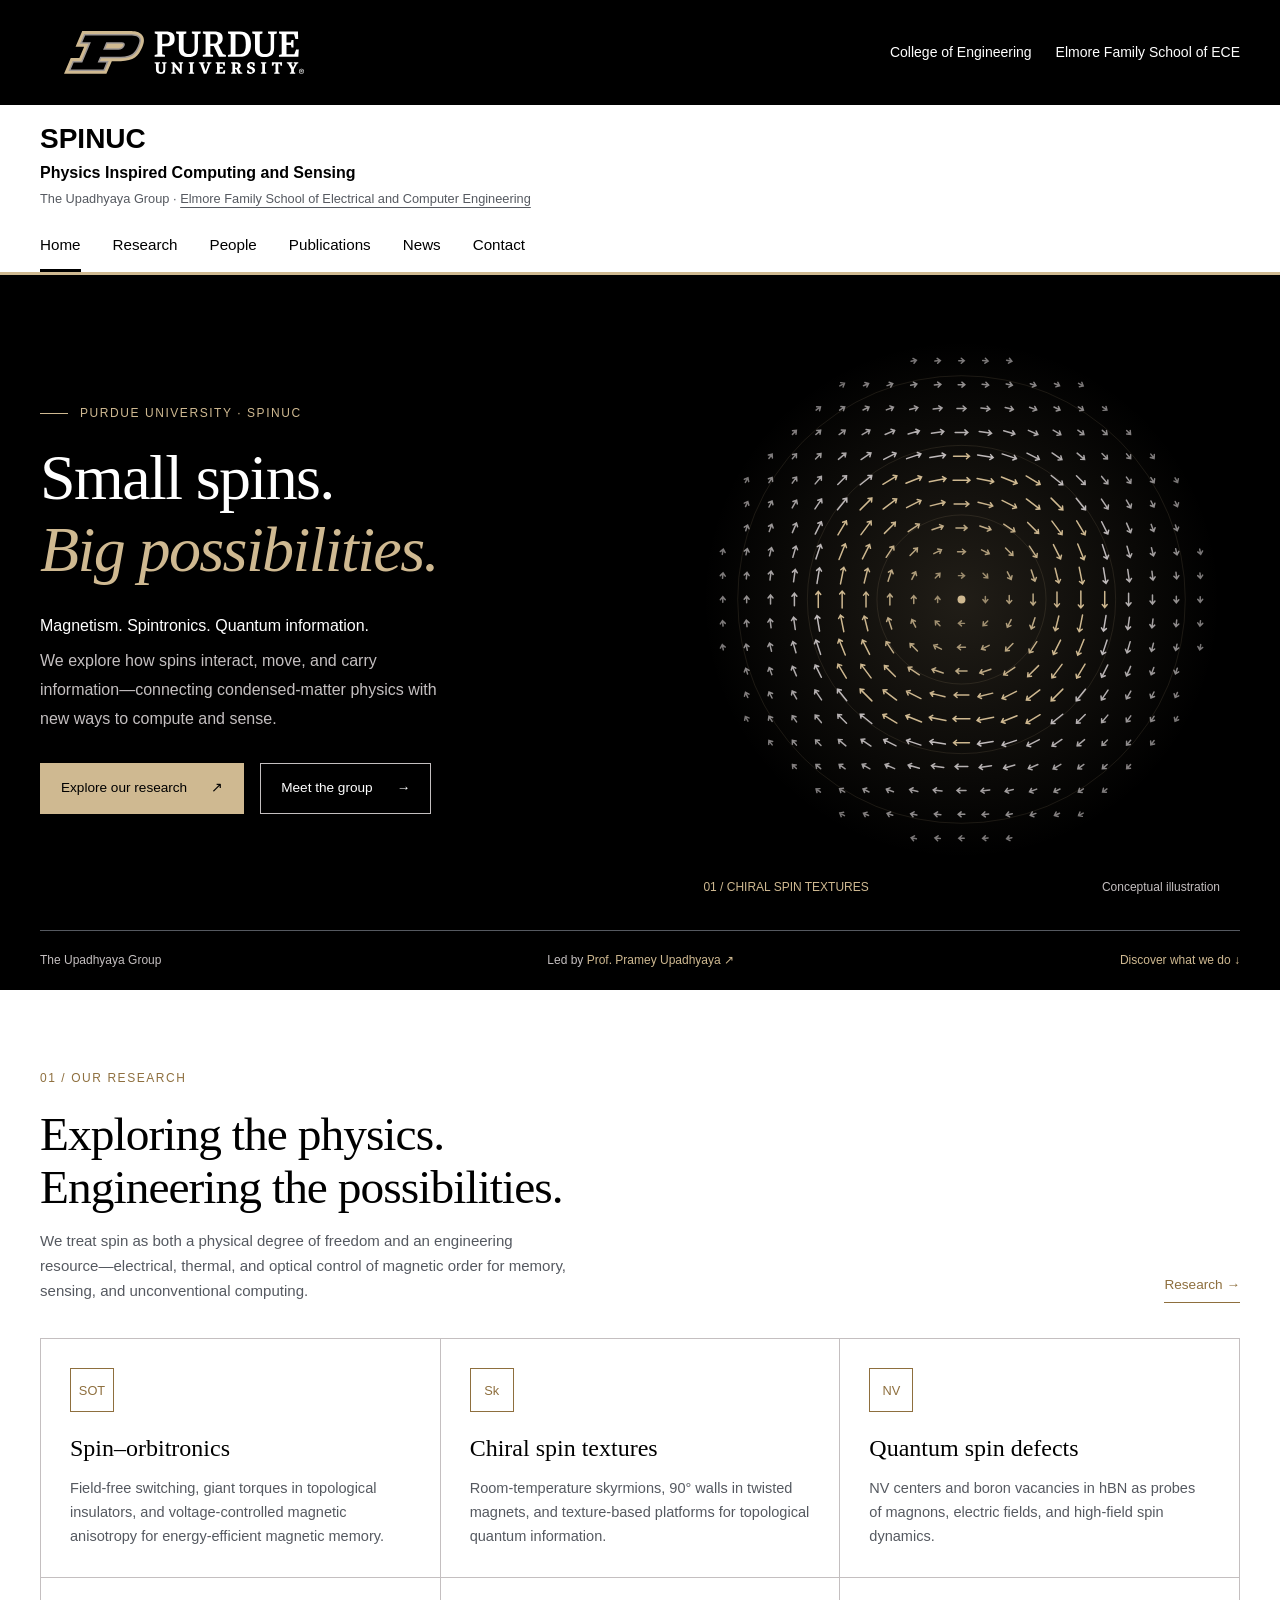
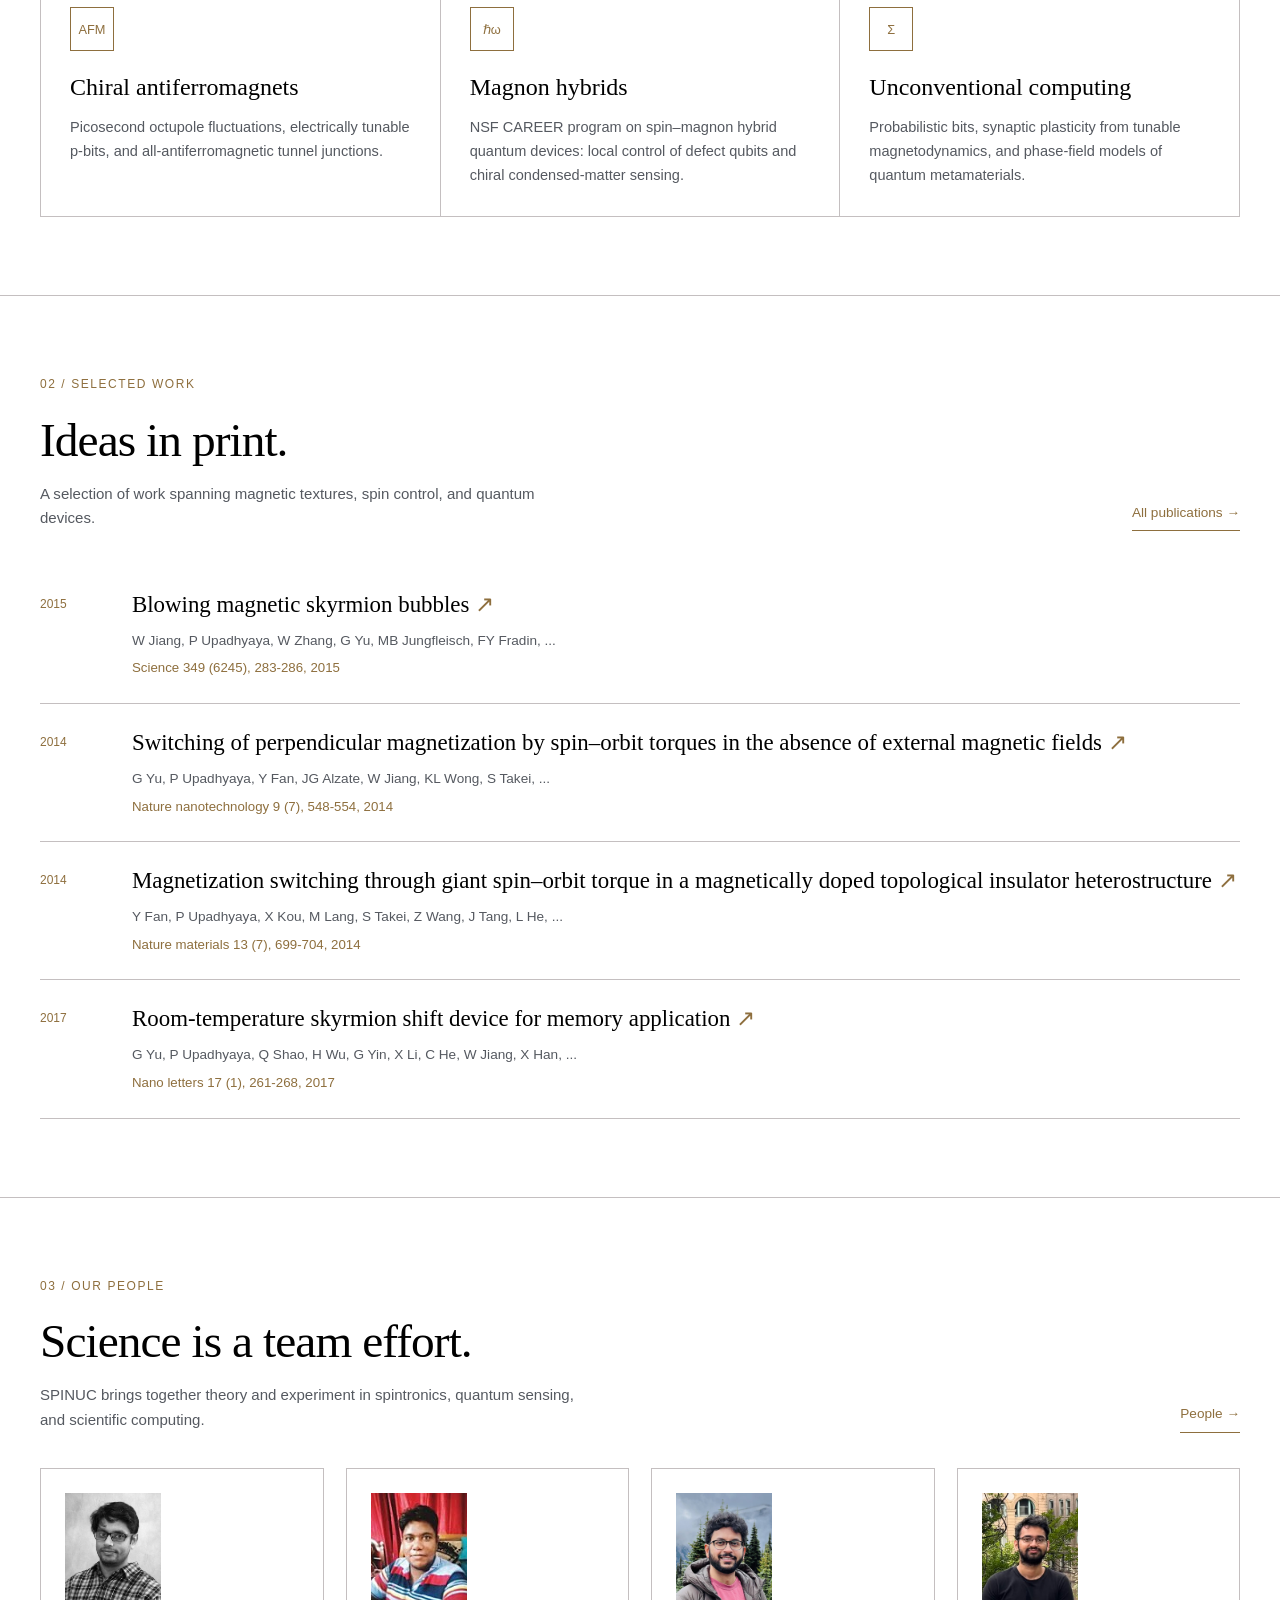
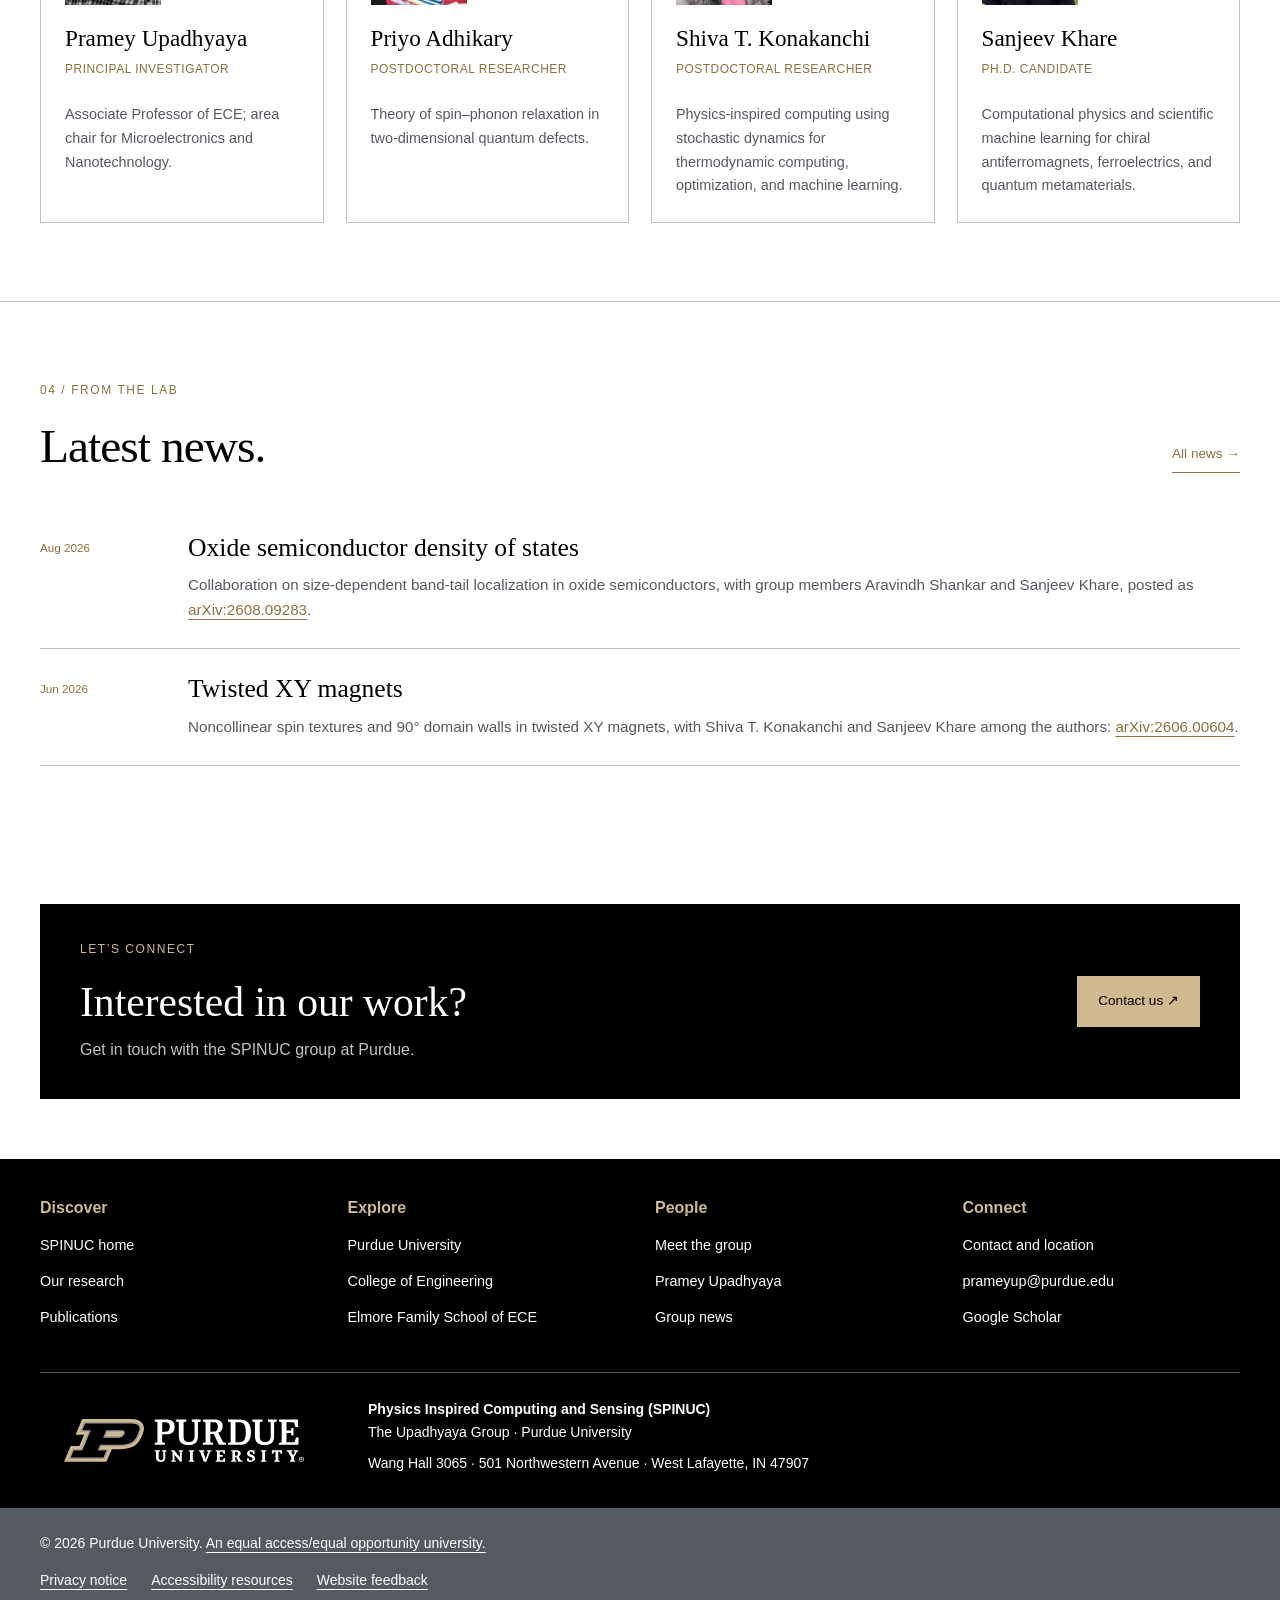
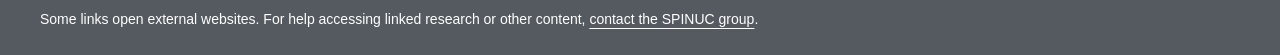
<file: index.html>
<!DOCTYPE html>
<html lang="en">
<head>
  <meta charset="UTF-8">
  <meta name="viewport" content="width=device-width, initial-scale=1">
  <meta name="robots" content="noindex">
  <title>Physics Inspired Computing and Sensing (SPINUC) | Purdue University</title>
  <meta name="description" content="Physics Inspired Computing and Sensing (SPINUC), the research group of Prof. Pramey Upadhyaya at Purdue University: magnetism, spintronics, computing, and sensing.">
  <link rel="icon" href="assets/img/favicon.ico">
  <link rel="stylesheet" href="assets/css/style.css">
  <script src="assets/js/brand-fonts.js"></script>
</head>
<body>
  <a class="skip" href="#main">Skip to content</a>
  <div class="university-header"><div class="wrap university-header-inner"><a class="purdue-logo" href="https://www.purdue.edu/" aria-label="Purdue University home"><img src="assets/img/purdue-university-reverse.svg" alt="Purdue University" width="240" height="43"></a><nav class="university-links" aria-label="Purdue University"><a href="https://engineering.purdue.edu/Engr">College of Engineering</a><a href="https://engineering.purdue.edu/ECE">Elmore Family School of ECE</a></nav></div></div>
  <header id="site-header" class="site-header"><div class="wrap site-identity"><div><a class="site-title" href="index.html" aria-label="SPINUC home">SPINUC</a><p class="site-full-name">Physics Inspired Computing and Sensing</p><p class="site-affiliation">The Upadhyaya Group · <a href="https://engineering.purdue.edu/ECE">Elmore Family School of Electrical and Computer Engineering</a></p></div><button class="nav-toggle" type="button" aria-label="Open menu" aria-controls="primary-links" aria-expanded="false" hidden>Menu <span aria-hidden="true">☰</span></button></div><nav class="nav wrap" aria-label="Primary"><ul id="primary-links" class="nav-links"><li><a href="index.html" class="active" aria-current="page">Home</a></li><li><a href="research.html">Research</a></li><li><a href="people.html">People</a></li><li><a href="publications.html">Publications</a></li><li><a href="news.html">News</a></li><li><a href="contact.html">Contact</a></li></ul></nav></header>

  <main id="main" tabindex="-1">
    <div class="hero-shell">
      <div class="wrap hero">
        <div class="hero-copy">
          <p class="kicker"><span class="kicker-line"></span> PURDUE UNIVERSITY · SPINUC</p>
          <h1>Small spins.<br><em>Big possibilities.</em></h1>
          <p class="hero-subtitle">Magnetism. Spintronics. Quantum information.</p>
          <p class="lede">We explore how spins interact, move, and carry information—connecting condensed-matter physics with new ways to compute and sense.</p>
          <div class="hero-actions"><a class="btn btn-gold" href="research.html">Explore our research <span aria-hidden="true">↗</span></a><a class="btn btn-ghost" href="people.html">Meet the group <span aria-hidden="true">→</span></a></div>
        </div>
        <figure class="spin-figure"><img src="assets/img/spin-texture.svg" alt="" width="560" height="560"><figcaption><span>01 / CHIRAL SPIN TEXTURES</span><span>Conceptual illustration</span></figcaption></figure>
      </div>
      <div class="wrap hero-foot"><span>The Upadhyaya Group</span><span>Led by <a href="people.html">Prof. Pramey Upadhyaya ↗</a></span><a href="#directions">Discover what we do ↓</a></div>
    </div>

    <section id="directions">
      <div class="wrap">
        <div class="section-head">
          <div>
            <p class="kicker">01 / OUR RESEARCH</p><h2>Exploring the physics.<br>Engineering the possibilities.</h2>
            <p>We treat spin as both a physical degree of freedom and an engineering resource—electrical, thermal, and optical control of magnetic order for memory, sensing, and unconventional computing.</p>
          </div>
          <a href="research.html">Research →</a>
        </div>
        <div class="cards">
          <article class="card">
            <div class="icon-spin">SOT</div>
            <h3>Spin–orbitronics</h3>
            <p>Field-free switching, giant torques in topological insulators, and voltage-controlled magnetic anisotropy for energy-efficient magnetic memory.</p>
          </article>
          <article class="card">
            <div class="icon-spin">Sk</div>
            <h3>Chiral spin textures</h3>
            <p>Room-temperature skyrmions, 90° walls in twisted magnets, and texture-based platforms for topological quantum information.</p>
          </article>
          <article class="card">
            <div class="icon-spin">NV</div>
            <h3>Quantum spin defects</h3>
            <p>NV centers and boron vacancies in hBN as probes of magnons, electric fields, and high-field spin dynamics.</p>
          </article>
          <article class="card">
            <div class="icon-spin">AFM</div>
            <h3>Chiral antiferromagnets</h3>
            <p>Picosecond octupole fluctuations, electrically tunable p-bits, and all-antiferromagnetic tunnel junctions.</p>
          </article>
          <article class="card">
            <div class="icon-spin">ℏω</div>
            <h3>Magnon hybrids</h3>
            <p>NSF CAREER program on spin–magnon hybrid quantum devices: local control of defect qubits and chiral condensed-matter sensing.</p>
          </article>
          <article class="card">
            <div class="icon-spin">Σ</div>
            <h3>Unconventional computing</h3>
            <p>Probabilistic bits, synaptic plasticity from tunable magnetodynamics, and phase-field models of quantum metamaterials.</p>
          </article>
        </div>
      </div>
    </section>

    <section>
      <div class="wrap">
        <div class="section-head">
          <div>
            <p class="kicker">02 / SELECTED WORK</p><h2>Ideas in print.</h2>
            <p>A selection of work spanning magnetic textures, spin control, and quantum devices.</p>
          </div>
          <a href="publications.html">All publications →</a>
        </div>
        <div id="featured-pubs"></div><noscript><p><a href="https://scholar.google.com/citations?user=DYFmIkUAAAAJ&amp;hl=en">Read publications on Google Scholar ↗</a></p></noscript>
      </div>
    </section>

    <section>
      <div class="wrap">
        <div class="section-head">
          <div>
            <p class="kicker">03 / OUR PEOPLE</p><h2>Science is a team effort.</h2>
            <p>SPINUC brings together theory and experiment in spintronics, quantum sensing, and scientific computing.</p>
          </div>
          <a href="people.html">People →</a>
        </div>
        <div class="people-grid">
          <article class="person">
            <div class="avatar"><img src="assets/img/people/pramey-upadhyaya.jpg" alt="Pramey Upadhyaya" loading="lazy" width="320" height="320"></div>
            <h3>Pramey Upadhyaya</h3>
            <div class="role">Principal investigator</div>
            <p>Associate Professor of ECE; area chair for Microelectronics and Nanotechnology.</p>
          </article>
          <article class="person">
            <div class="avatar"><img src="assets/img/people/priyo-adhikary.jpg" alt="Priyo Adhikary" loading="lazy" width="320" height="320"></div>
            <h3>Priyo Adhikary</h3>
            <div class="role">Postdoctoral researcher</div>
            <p>Theory of spin–phonon relaxation in two-dimensional quantum defects.</p>
          </article>
          <article class="person">
            <div class="avatar"><img src="assets/img/people/shiva-konakanchi-2026.jpg" alt="Shiva T. Konakanchi" loading="lazy" width="480" height="560"></div>
            <h3>Shiva T. Konakanchi</h3>
            <div class="role">Postdoctoral researcher</div>
            <p>Physics-inspired computing using stochastic dynamics for thermodynamic computing, optimization, and machine learning.</p>
          </article>
          <article class="person">
            <div class="avatar"><img src="assets/img/people/sanjeev-khare-2026.jpg" alt="Sanjeev Khare" loading="lazy" width="281" height="279"></div>
            <h3>Sanjeev Khare</h3>
            <div class="role">Ph.D. candidate</div>
            <p>Computational physics and scientific machine learning for chiral antiferromagnets, ferroelectrics, and quantum metamaterials.</p>
          </article>
        </div>
      </div>
    </section>
    <section class="news-section"><div class="wrap"><div class="section-head"><div><p class="kicker">04 / FROM THE LAB</p><h2>Latest news.</h2></div><a href="news.html">All news →</a></div><div class="timeline"><article class="news-item">
        <time datetime="2026-08">Aug 2026</time>
        <div>
          <h3>Oxide semiconductor density of states</h3>
          <p>Collaboration on size-dependent band-tail localization in oxide semiconductors, with group members Aravindh Shankar and Sanjeev Khare, posted as <a href="https://arxiv.org/abs/2608.09283" target="_blank" rel="noopener">arXiv:2608.09283</a>.</p>
        </div>
      </article><article class="news-item">
        <time datetime="2026-06">Jun 2026</time>
        <div>
          <h3>Twisted XY magnets</h3>
          <p>Noncollinear spin textures and 90° domain walls in twisted XY magnets, with Shiva T. Konakanchi and Sanjeev Khare among the authors: <a href="https://arxiv.org/abs/2606.00604" target="_blank" rel="noopener">arXiv:2606.00604</a>.</p>
        </div>
      </article></div></div></section>
    <div class="wrap contact-banner"><div><p class="kicker">LET’S CONNECT</p><h2>Interested in our work?</h2><p>Get in touch with the SPINUC group at Purdue.</p></div><a class="btn btn-gold" href="contact.html">Contact us ↗</a></div>
  </main>

  <footer id="site-footer" class="site-footer">
    <div class="wrap footer-grid">
        <div><h2>Discover</h2><ul><li><a href="index.html">SPINUC home</a></li><li><a href="research.html">Our research</a></li><li><a href="publications.html">Publications</a></li></ul></div>
        <div><h2>Explore</h2><ul><li><a href="https://www.purdue.edu/">Purdue University</a></li><li><a href="https://engineering.purdue.edu/Engr">College of Engineering</a></li><li><a href="https://engineering.purdue.edu/ECE">Elmore Family School of ECE</a></li></ul></div>
        <div><h2>People</h2><ul><li><a href="people.html">Meet the group</a></li><li><a href="https://engineering.purdue.edu/ECE/People/ptProfile?resource_id=182798">Pramey Upadhyaya</a></li><li><a href="news.html">Group news</a></li></ul></div>
        <div><h2>Connect</h2><ul><li><a href="contact.html">Contact and location</a></li><li><a href="mailto:prameyup@purdue.edu">prameyup@purdue.edu</a></li><li><a href="https://scholar.google.com/citations?user=DYFmIkUAAAAJ&amp;hl=en">Google Scholar</a></li></ul></div>
    </div>
    <div class="wrap footer-identity"><a class="purdue-logo" href="https://www.purdue.edu/" aria-label="Purdue University home"><img src="assets/img/purdue-university-reverse.svg" alt="Purdue University" width="240" height="43"></a><div><p><strong>Physics Inspired Computing and Sensing (SPINUC)</strong><br>The Upadhyaya Group · Purdue University</p><p>Wang Hall 3065 · 501 Northwestern Avenue · West Lafayette, IN 47907</p></div></div>
    <div class="footer-policy"><div class="wrap"><p>© <span data-copyright-year>2026</span> Purdue University. <a href="https://www.purdue.edu/purdue/ea_eou_statement.php">An equal access/equal opportunity university.</a></p><nav aria-label="University policies"><a href="https://www.purdue.edu/home/privacy-notice/">Privacy notice</a><a href="https://www.purdue.edu/vpec/ocr/accessibility-resources/">Accessibility resources</a><a href="mailto:prameyup@purdue.edu">Website feedback</a></nav><p class="external-notice">Some links open external websites. For help accessing linked research or other content, <a href="mailto:prameyup@purdue.edu">contact the SPINUC group</a>.</p></div></div>
</footer>
  <script src="assets/js/publications.js"></script>
  <script src="assets/js/site.js"></script>
  <script>
    document.addEventListener("DOMContentLoaded", () => {
      renderPublications("featured-pubs", { limit: 4, sort: "cited" });
    });
  </script>
</body>
</html>
</file>
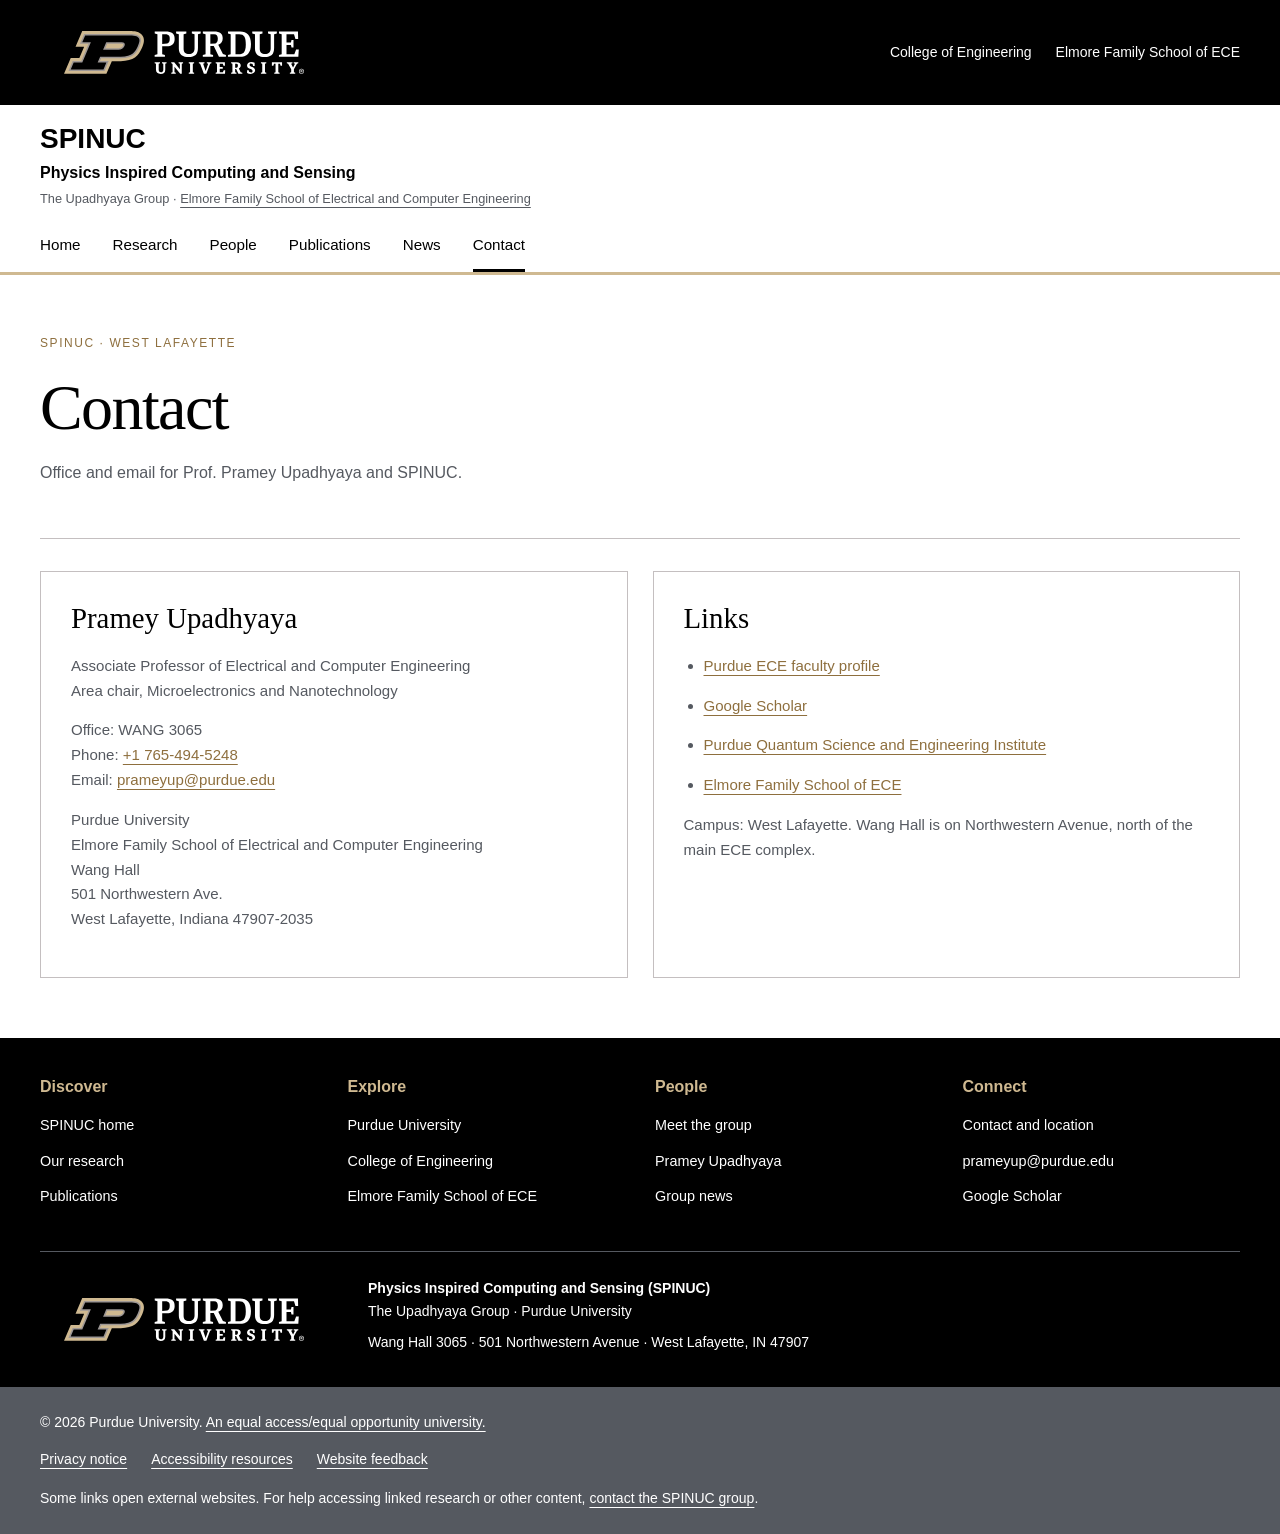
<file: contact.html>
<!DOCTYPE html>
<html lang="en">
<head>
  <meta charset="UTF-8">
  <meta name="viewport" content="width=device-width, initial-scale=1">
  <meta name="robots" content="noindex">
  <title>Contact · SPINUC</title>
  <meta name="description" content="Contact Prof. Pramey Upadhyaya and SPINUC at Purdue ECE.">
  <link rel="icon" href="assets/img/favicon.ico">
  <link rel="stylesheet" href="assets/css/style.css">
  <script src="assets/js/brand-fonts.js"></script>
</head>
<body>
  <a class="skip" href="#main">Skip to content</a>
  <div class="university-header"><div class="wrap university-header-inner"><a class="purdue-logo" href="https://www.purdue.edu/" aria-label="Purdue University home"><img src="assets/img/purdue-university-reverse.svg" alt="Purdue University" width="240" height="43"></a><nav class="university-links" aria-label="Purdue University"><a href="https://engineering.purdue.edu/Engr">College of Engineering</a><a href="https://engineering.purdue.edu/ECE">Elmore Family School of ECE</a></nav></div></div>
  <header id="site-header" class="site-header"><div class="wrap site-identity"><div><a class="site-title" href="index.html" aria-label="SPINUC home">SPINUC</a><p class="site-full-name">Physics Inspired Computing and Sensing</p><p class="site-affiliation">The Upadhyaya Group · <a href="https://engineering.purdue.edu/ECE">Elmore Family School of Electrical and Computer Engineering</a></p></div><button class="nav-toggle" type="button" aria-label="Open menu" aria-controls="primary-links" aria-expanded="false" hidden>Menu <span aria-hidden="true">☰</span></button></div><nav class="nav wrap" aria-label="Primary"><ul id="primary-links" class="nav-links"><li><a href="index.html">Home</a></li><li><a href="research.html">Research</a></li><li><a href="people.html">People</a></li><li><a href="publications.html">Publications</a></li><li><a href="news.html">News</a></li><li><a href="contact.html" class="active" aria-current="page">Contact</a></li></ul></nav></header>
  <main id="main" tabindex="-1" class="wrap">
    <header class="page-hero">
      <p class="kicker">SPINUC · West Lafayette</p>
      <h1>Contact</h1>
      <p>Office and email for Prof. Pramey Upadhyaya and SPINUC.</p>
    </header>
    <div class="contact-grid">
      <div class="info-block">
        <h3>Pramey Upadhyaya</h3>
        <p>Associate Professor of Electrical and Computer Engineering<br>Area chair, Microelectronics and Nanotechnology</p>
        <p>
          Office: WANG 3065<br>
          Phone: <a href="tel:+17654945248">+1 765-494-5248</a><br>
          Email: <a href="mailto:prameyup@purdue.edu">prameyup@purdue.edu</a>
        </p>
        <p>
          Purdue University<br>
          Elmore Family School of Electrical and Computer Engineering<br>
          Wang Hall<br>
          501 Northwestern Ave.<br>
          West Lafayette, Indiana 47907-2035
        </p>
      </div>
      <div class="info-block">
        <h3>Links</h3>
        <ul class="clean">
          <li><a href="https://engineering.purdue.edu/ECE/People/ptProfile?resource_id=182798" target="_blank" rel="noopener">Purdue ECE faculty profile</a></li>
          <li><a href="https://scholar.google.com/citations?user=DYFmIkUAAAAJ&hl=en" target="_blank" rel="noopener">Google Scholar</a></li>
          <li><a href="https://quantum.research.purdue.edu/directory/pramey-upadhyaya/" target="_blank" rel="noopener">Purdue Quantum Science and Engineering Institute</a></li>
          <li><a href="https://engineering.purdue.edu/ECE" target="_blank" rel="noopener">Elmore Family School of ECE</a></li>
        </ul>
        <p class="map-note">Campus: West Lafayette. Wang Hall is on Northwestern Avenue, north of the main ECE complex.</p>
      </div>
    </div>
  </main>
  <footer id="site-footer" class="site-footer">
    <div class="wrap footer-grid">
        <div><h2>Discover</h2><ul><li><a href="index.html">SPINUC home</a></li><li><a href="research.html">Our research</a></li><li><a href="publications.html">Publications</a></li></ul></div>
        <div><h2>Explore</h2><ul><li><a href="https://www.purdue.edu/">Purdue University</a></li><li><a href="https://engineering.purdue.edu/Engr">College of Engineering</a></li><li><a href="https://engineering.purdue.edu/ECE">Elmore Family School of ECE</a></li></ul></div>
        <div><h2>People</h2><ul><li><a href="people.html">Meet the group</a></li><li><a href="https://engineering.purdue.edu/ECE/People/ptProfile?resource_id=182798">Pramey Upadhyaya</a></li><li><a href="news.html">Group news</a></li></ul></div>
        <div><h2>Connect</h2><ul><li><a href="contact.html">Contact and location</a></li><li><a href="mailto:prameyup@purdue.edu">prameyup@purdue.edu</a></li><li><a href="https://scholar.google.com/citations?user=DYFmIkUAAAAJ&amp;hl=en">Google Scholar</a></li></ul></div>
    </div>
    <div class="wrap footer-identity"><a class="purdue-logo" href="https://www.purdue.edu/" aria-label="Purdue University home"><img src="assets/img/purdue-university-reverse.svg" alt="Purdue University" width="240" height="43"></a><div><p><strong>Physics Inspired Computing and Sensing (SPINUC)</strong><br>The Upadhyaya Group · Purdue University</p><p>Wang Hall 3065 · 501 Northwestern Avenue · West Lafayette, IN 47907</p></div></div>
    <div class="footer-policy"><div class="wrap"><p>© <span data-copyright-year>2026</span> Purdue University. <a href="https://www.purdue.edu/purdue/ea_eou_statement.php">An equal access/equal opportunity university.</a></p><nav aria-label="University policies"><a href="https://www.purdue.edu/home/privacy-notice/">Privacy notice</a><a href="https://www.purdue.edu/vpec/ocr/accessibility-resources/">Accessibility resources</a><a href="mailto:prameyup@purdue.edu">Website feedback</a></nav><p class="external-notice">Some links open external websites. For help accessing linked research or other content, <a href="mailto:prameyup@purdue.edu">contact the SPINUC group</a>.</p></div></div>
</footer>
  <script src="assets/js/site.js"></script>
</body>
</html>
</file>
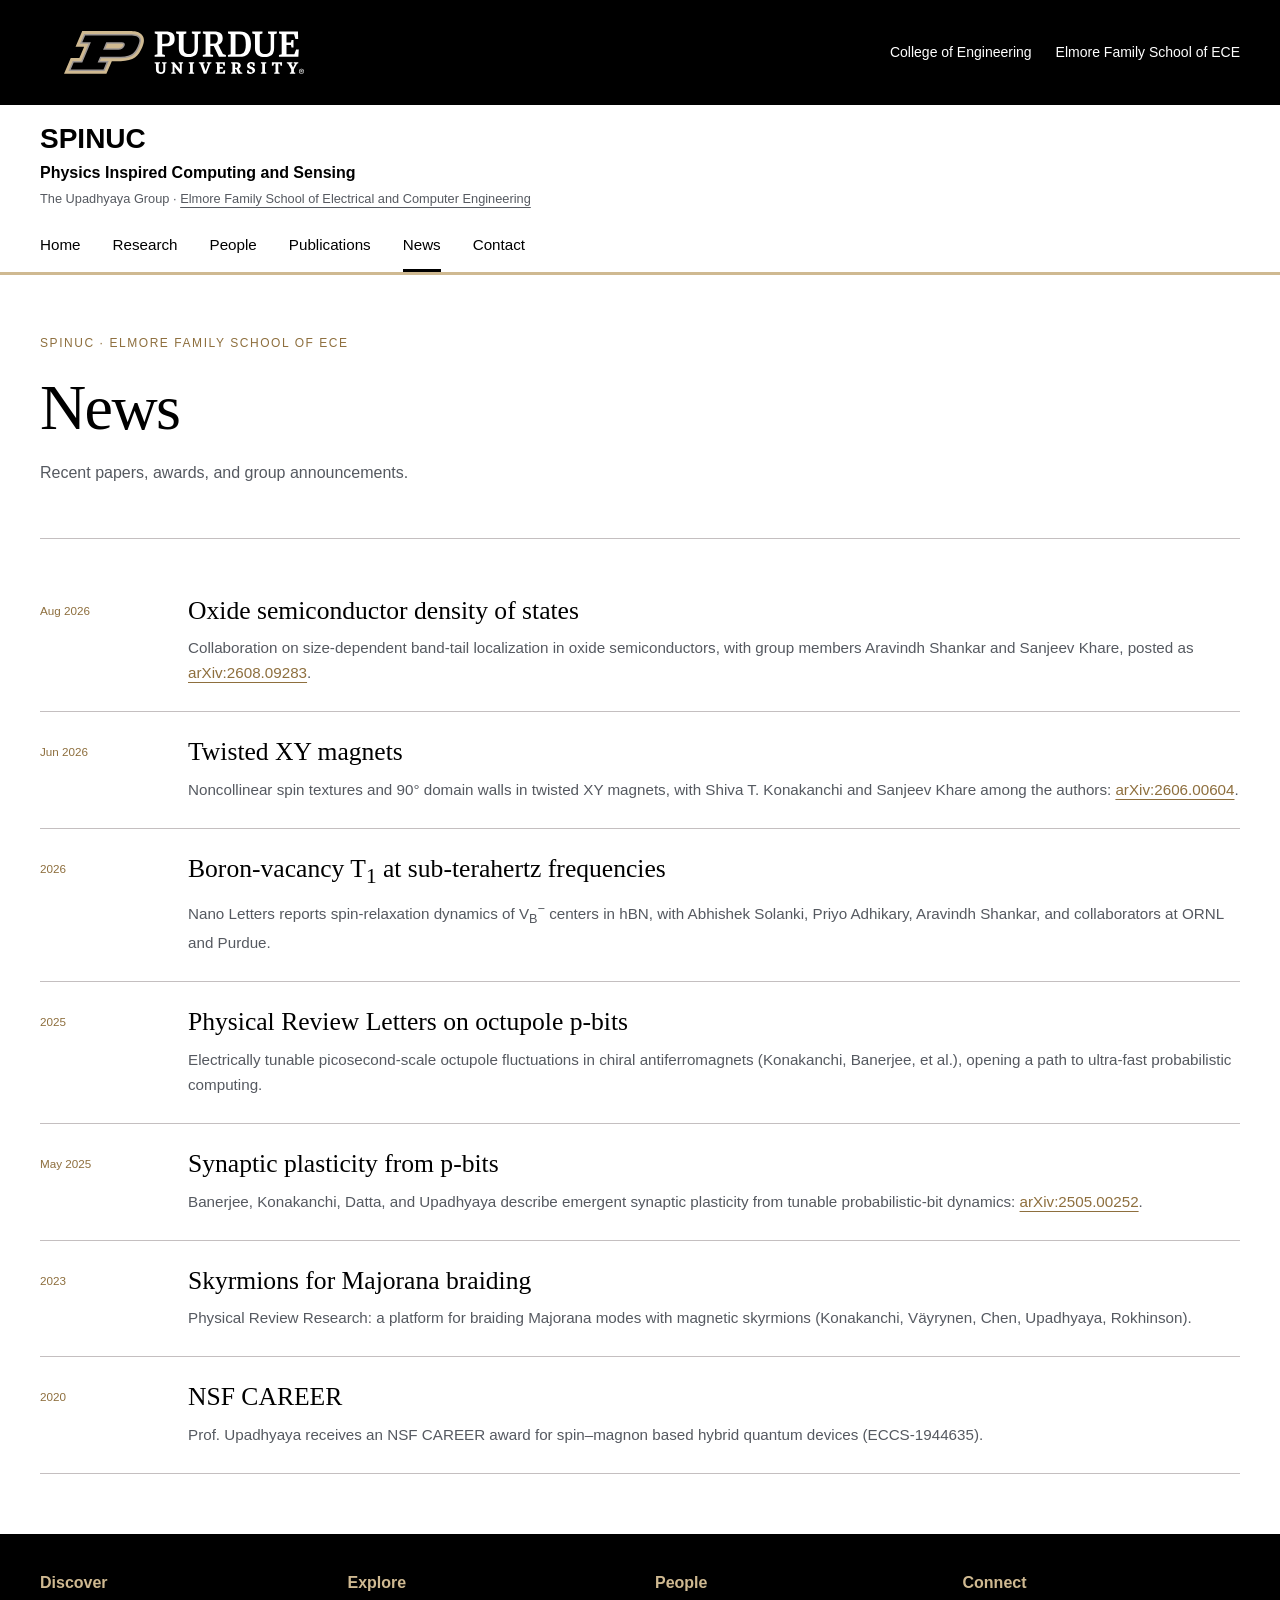
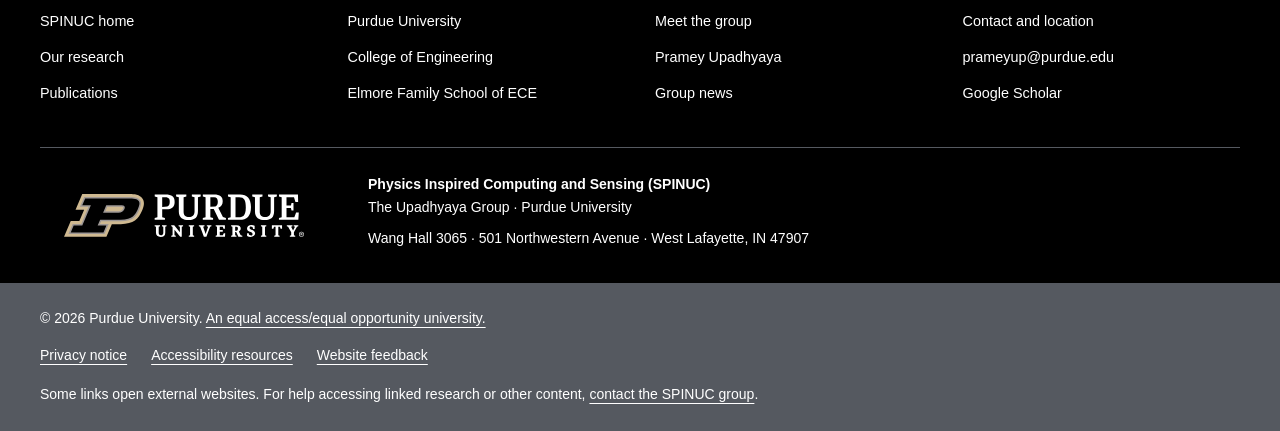
<file: news.html>
<!DOCTYPE html>
<html lang="en">
<head>
  <meta charset="UTF-8">
  <meta name="viewport" content="width=device-width, initial-scale=1">
  <meta name="robots" content="noindex">
  <title>News · SPINUC</title>
  <meta name="description" content="Recent papers, talks, and highlights from SPINUC.">
  <link rel="icon" href="assets/img/favicon.ico">
  <link rel="stylesheet" href="assets/css/style.css">
  <script src="assets/js/brand-fonts.js"></script>
</head>
<body>
  <a class="skip" href="#main">Skip to content</a>
  <div class="university-header"><div class="wrap university-header-inner"><a class="purdue-logo" href="https://www.purdue.edu/" aria-label="Purdue University home"><img src="assets/img/purdue-university-reverse.svg" alt="Purdue University" width="240" height="43"></a><nav class="university-links" aria-label="Purdue University"><a href="https://engineering.purdue.edu/Engr">College of Engineering</a><a href="https://engineering.purdue.edu/ECE">Elmore Family School of ECE</a></nav></div></div>
  <header id="site-header" class="site-header"><div class="wrap site-identity"><div><a class="site-title" href="index.html" aria-label="SPINUC home">SPINUC</a><p class="site-full-name">Physics Inspired Computing and Sensing</p><p class="site-affiliation">The Upadhyaya Group · <a href="https://engineering.purdue.edu/ECE">Elmore Family School of Electrical and Computer Engineering</a></p></div><button class="nav-toggle" type="button" aria-label="Open menu" aria-controls="primary-links" aria-expanded="false" hidden>Menu <span aria-hidden="true">☰</span></button></div><nav class="nav wrap" aria-label="Primary"><ul id="primary-links" class="nav-links"><li><a href="index.html">Home</a></li><li><a href="research.html">Research</a></li><li><a href="people.html">People</a></li><li><a href="publications.html">Publications</a></li><li><a href="news.html" class="active" aria-current="page">News</a></li><li><a href="contact.html">Contact</a></li></ul></nav></header>
  <main id="main" tabindex="-1" class="wrap">
    <header class="page-hero">
      <p class="kicker">SPINUC · Elmore Family School of ECE</p>
      <h1>News</h1>
      <p>Recent papers, awards, and group announcements.</p>
    </header>
    <div class="timeline">
      <article class="news-item">
        <time datetime="2026-08">Aug 2026</time>
        <div>
          <h3>Oxide semiconductor density of states</h3>
          <p>Collaboration on size-dependent band-tail localization in oxide semiconductors, with group members Aravindh Shankar and Sanjeev Khare, posted as <a href="https://arxiv.org/abs/2608.09283" target="_blank" rel="noopener">arXiv:2608.09283</a>.</p>
        </div>
      </article>
      <article class="news-item">
        <time datetime="2026-06">Jun 2026</time>
        <div>
          <h3>Twisted XY magnets</h3>
          <p>Noncollinear spin textures and 90° domain walls in twisted XY magnets, with Shiva T. Konakanchi and Sanjeev Khare among the authors: <a href="https://arxiv.org/abs/2606.00604" target="_blank" rel="noopener">arXiv:2606.00604</a>.</p>
        </div>
      </article>
      <article class="news-item">
        <time datetime="2026">2026</time>
        <div>
          <h3>Boron-vacancy T<sub>1</sub> at sub-terahertz frequencies</h3>
          <p>Nano Letters reports spin-relaxation dynamics of V<sub>B</sub><sup>−</sup> centers in hBN, with Abhishek Solanki, Priyo Adhikary, Aravindh Shankar, and collaborators at ORNL and Purdue.</p>
        </div>
      </article>
      <article class="news-item">
        <time datetime="2025">2025</time>
        <div>
          <h3>Physical Review Letters on octupole p-bits</h3>
          <p>Electrically tunable picosecond-scale octupole fluctuations in chiral antiferromagnets (Konakanchi, Banerjee, et al.), opening a path to ultra-fast probabilistic computing.</p>
        </div>
      </article>
      <article class="news-item">
        <time datetime="2025-05">May 2025</time>
        <div>
          <h3>Synaptic plasticity from p-bits</h3>
          <p>Banerjee, Konakanchi, Datta, and Upadhyaya describe emergent synaptic plasticity from tunable probabilistic-bit dynamics: <a href="https://arxiv.org/abs/2505.00252" target="_blank" rel="noopener">arXiv:2505.00252</a>.</p>
        </div>
      </article>
      <article class="news-item">
        <time datetime="2023">2023</time>
        <div>
          <h3>Skyrmions for Majorana braiding</h3>
          <p>Physical Review Research: a platform for braiding Majorana modes with magnetic skyrmions (Konakanchi, Väyrynen, Chen, Upadhyaya, Rokhinson).</p>
        </div>
      </article>
      <article class="news-item">
        <time datetime="2020">2020</time>
        <div>
          <h3>NSF CAREER</h3>
          <p>Prof. Upadhyaya receives an NSF CAREER award for spin–magnon based hybrid quantum devices (ECCS-1944635).</p>
        </div>
      </article>
    </div>
  </main>
  <footer id="site-footer" class="site-footer">
    <div class="wrap footer-grid">
        <div><h2>Discover</h2><ul><li><a href="index.html">SPINUC home</a></li><li><a href="research.html">Our research</a></li><li><a href="publications.html">Publications</a></li></ul></div>
        <div><h2>Explore</h2><ul><li><a href="https://www.purdue.edu/">Purdue University</a></li><li><a href="https://engineering.purdue.edu/Engr">College of Engineering</a></li><li><a href="https://engineering.purdue.edu/ECE">Elmore Family School of ECE</a></li></ul></div>
        <div><h2>People</h2><ul><li><a href="people.html">Meet the group</a></li><li><a href="https://engineering.purdue.edu/ECE/People/ptProfile?resource_id=182798">Pramey Upadhyaya</a></li><li><a href="news.html">Group news</a></li></ul></div>
        <div><h2>Connect</h2><ul><li><a href="contact.html">Contact and location</a></li><li><a href="mailto:prameyup@purdue.edu">prameyup@purdue.edu</a></li><li><a href="https://scholar.google.com/citations?user=DYFmIkUAAAAJ&amp;hl=en">Google Scholar</a></li></ul></div>
    </div>
    <div class="wrap footer-identity"><a class="purdue-logo" href="https://www.purdue.edu/" aria-label="Purdue University home"><img src="assets/img/purdue-university-reverse.svg" alt="Purdue University" width="240" height="43"></a><div><p><strong>Physics Inspired Computing and Sensing (SPINUC)</strong><br>The Upadhyaya Group · Purdue University</p><p>Wang Hall 3065 · 501 Northwestern Avenue · West Lafayette, IN 47907</p></div></div>
    <div class="footer-policy"><div class="wrap"><p>© <span data-copyright-year>2026</span> Purdue University. <a href="https://www.purdue.edu/purdue/ea_eou_statement.php">An equal access/equal opportunity university.</a></p><nav aria-label="University policies"><a href="https://www.purdue.edu/home/privacy-notice/">Privacy notice</a><a href="https://www.purdue.edu/vpec/ocr/accessibility-resources/">Accessibility resources</a><a href="mailto:prameyup@purdue.edu">Website feedback</a></nav><p class="external-notice">Some links open external websites. For help accessing linked research or other content, <a href="mailto:prameyup@purdue.edu">contact the SPINUC group</a>.</p></div></div>
</footer>
  <script src="assets/js/site.js"></script>
</body>
</html>
</file>
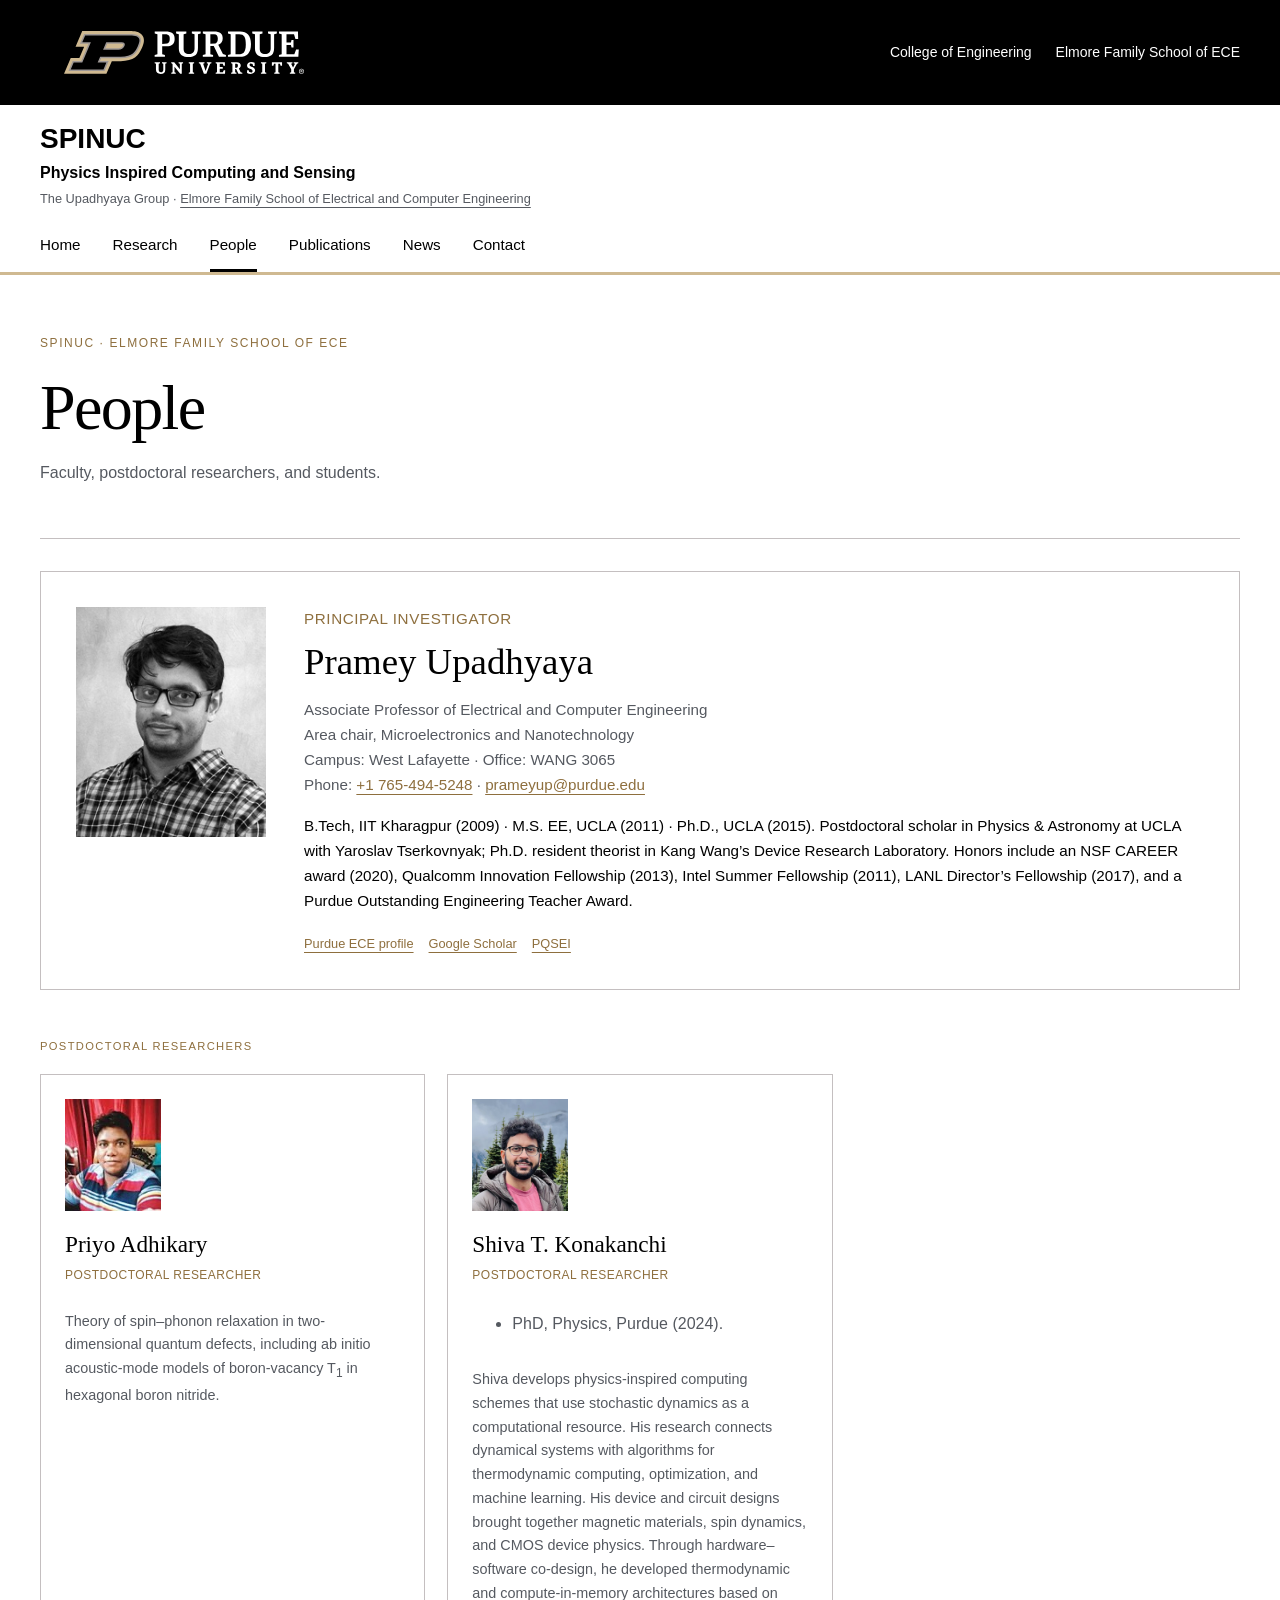
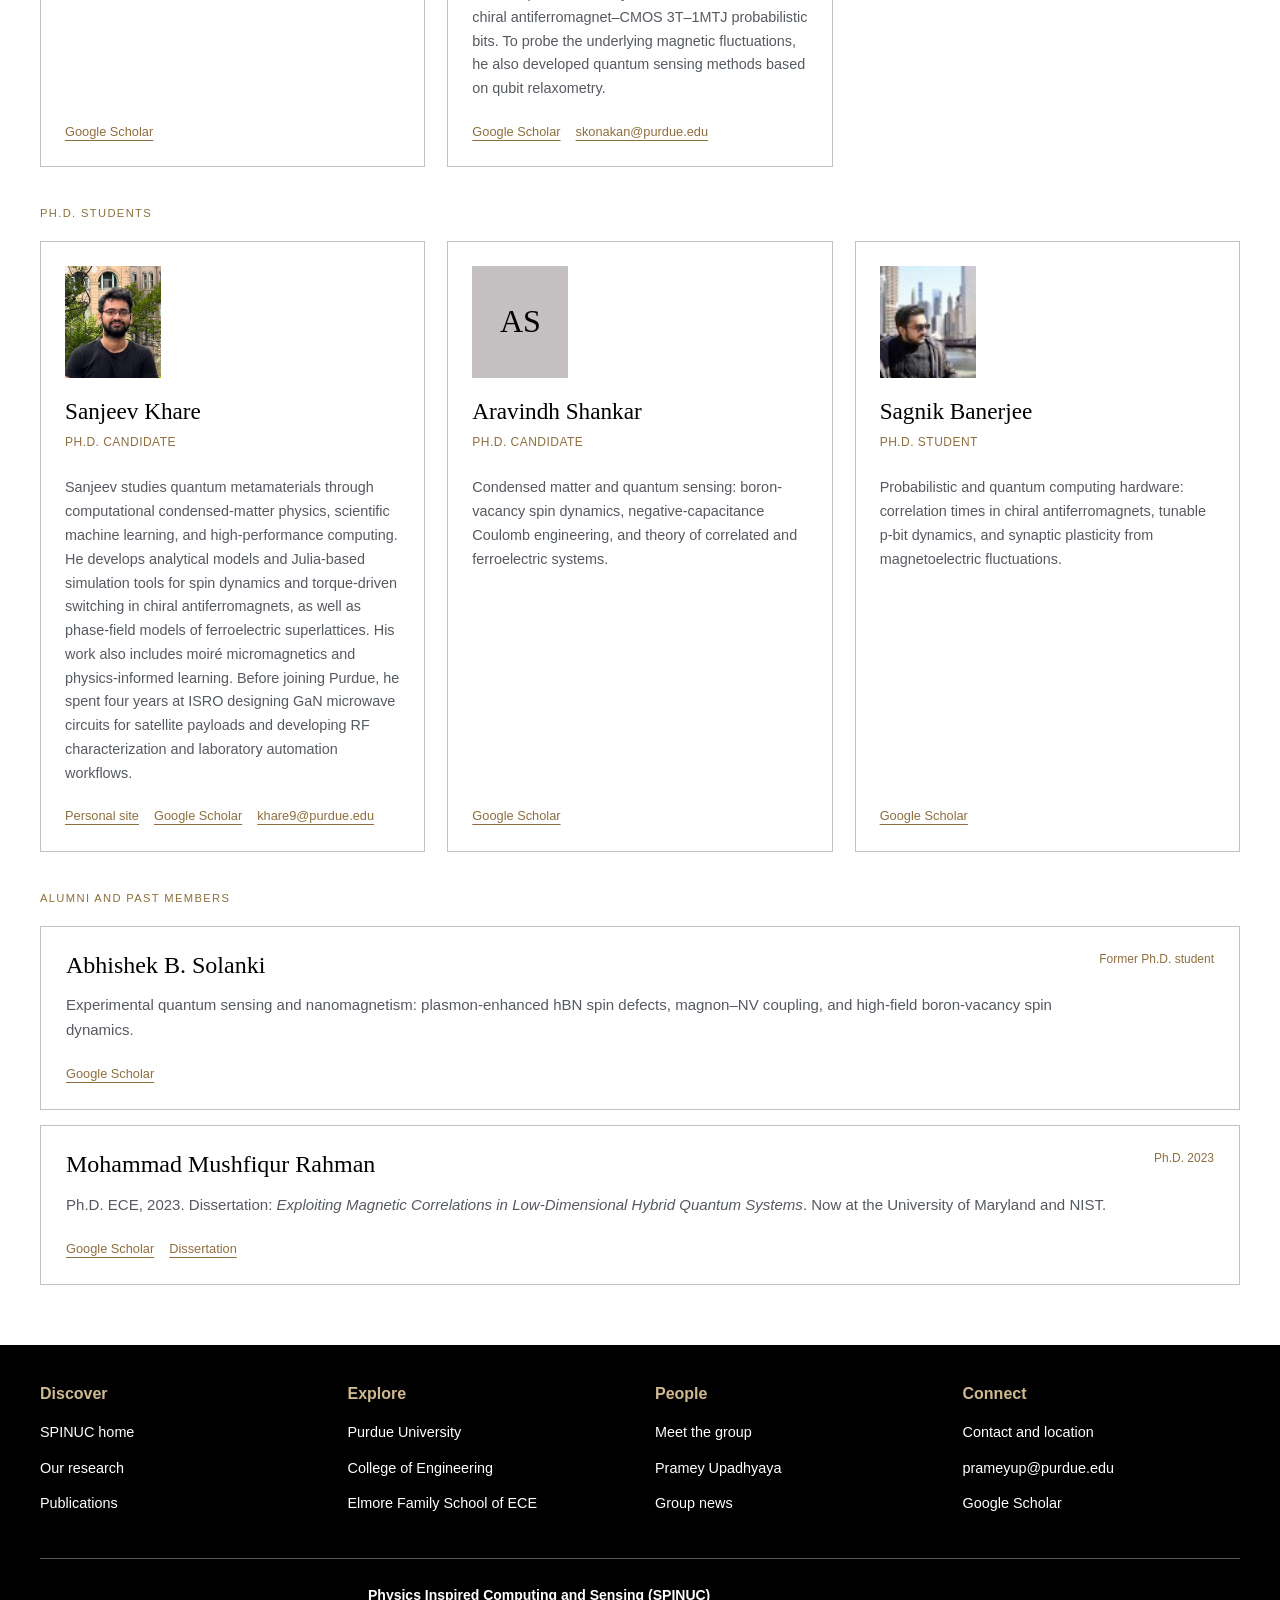
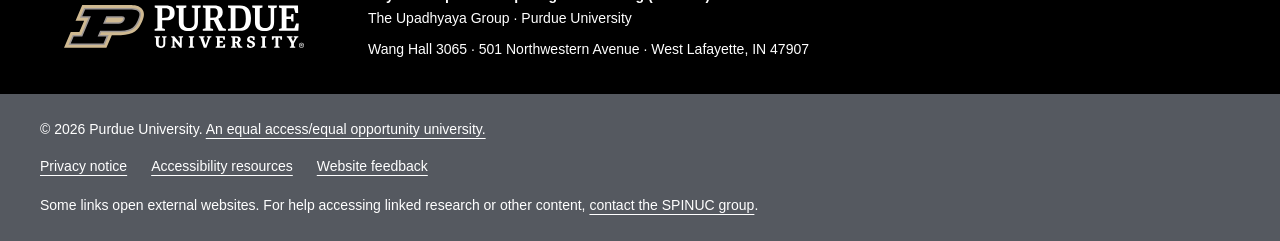
<file: people.html>
<!DOCTYPE html>
<html lang="en">
<head>
  <meta charset="UTF-8">
  <meta name="viewport" content="width=device-width, initial-scale=1">
  <meta name="robots" content="noindex">
  <title>People · SPINUC</title>
  <meta name="description" content="Principal investigator, postdocs, and Ph.D. students in SPINUC, the Upadhyaya spintronics group at Purdue.">
  <link rel="icon" href="assets/img/favicon.ico">
  <link rel="stylesheet" href="assets/css/style.css">
  <script src="assets/js/brand-fonts.js"></script>
</head>
<body>
  <a class="skip" href="#main">Skip to content</a>
  <div class="university-header"><div class="wrap university-header-inner"><a class="purdue-logo" href="https://www.purdue.edu/" aria-label="Purdue University home"><img src="assets/img/purdue-university-reverse.svg" alt="Purdue University" width="240" height="43"></a><nav class="university-links" aria-label="Purdue University"><a href="https://engineering.purdue.edu/Engr">College of Engineering</a><a href="https://engineering.purdue.edu/ECE">Elmore Family School of ECE</a></nav></div></div>
  <header id="site-header" class="site-header"><div class="wrap site-identity"><div><a class="site-title" href="index.html" aria-label="SPINUC home">SPINUC</a><p class="site-full-name">Physics Inspired Computing and Sensing</p><p class="site-affiliation">The Upadhyaya Group · <a href="https://engineering.purdue.edu/ECE">Elmore Family School of Electrical and Computer Engineering</a></p></div><button class="nav-toggle" type="button" aria-label="Open menu" aria-controls="primary-links" aria-expanded="false" hidden>Menu <span aria-hidden="true">☰</span></button></div><nav class="nav wrap" aria-label="Primary"><ul id="primary-links" class="nav-links"><li><a href="index.html">Home</a></li><li><a href="research.html">Research</a></li><li><a href="people.html" class="active" aria-current="page">People</a></li><li><a href="publications.html">Publications</a></li><li><a href="news.html">News</a></li><li><a href="contact.html">Contact</a></li></ul></nav></header>
  <main id="main" tabindex="-1" class="wrap">
    <header class="page-hero">
      <p class="kicker">SPINUC · Elmore Family School of ECE</p>
      <h1>People</h1>
      <p>Faculty, postdoctoral researchers, and students.</p>
    </header>

    <article class="pi-banner">
      <div class="avatar"><img src="assets/img/people/pramey-upadhyaya.jpg" alt="Pramey Upadhyaya" loading="lazy" width="320" height="320"></div>
      <div>
        <p class="role" style="margin-top:0">Principal investigator</p>
        <h2 style="margin:0 0 8px">Pramey Upadhyaya</h2>
        <p class="meta">
          Associate Professor of Electrical and Computer Engineering<br>
          Area chair, Microelectronics and Nanotechnology<br>
          Campus: West Lafayette · Office: WANG 3065<br>
          Phone: <a href="tel:+17654945248">+1 765-494-5248</a> ·
          <a href="mailto:prameyup@purdue.edu">prameyup@purdue.edu</a>
        </p>
        <p>
          B.Tech, IIT Kharagpur (2009) · M.S. EE, UCLA (2011) · Ph.D., UCLA (2015).
          Postdoctoral scholar in Physics &amp; Astronomy at UCLA with Yaroslav Tserkovnyak;
          Ph.D. resident theorist in Kang Wang’s Device Research Laboratory.
          Honors include an NSF CAREER award (2020), Qualcomm Innovation Fellowship (2013),
          Intel Summer Fellowship (2011), LANL Director’s Fellowship (2017), and a Purdue Outstanding Engineering Teacher Award.
        </p>
        <div class="links">
          <a href="https://engineering.purdue.edu/ECE/People/ptProfile?resource_id=182798" target="_blank" rel="noopener">Purdue ECE profile</a>
          <a href="https://scholar.google.com/citations?user=DYFmIkUAAAAJ&hl=en" target="_blank" rel="noopener">Google Scholar</a>
          <a href="https://quantum.research.purdue.edu/directory/pramey-upadhyaya/" target="_blank" rel="noopener">PQSEI</a>
        </div>
      </div>
    </article>

    <p class="group-label">Postdoctoral researchers</p>
    <div class="people-grid">
      <article class="person">
        <div class="avatar"><img src="assets/img/people/priyo-adhikary.jpg" alt="Priyo Adhikary" loading="lazy" width="320" height="320"></div>
        <h3>Priyo Adhikary</h3>
        <div class="role">Postdoctoral researcher</div>
        <p>
          Theory of spin–phonon relaxation in two-dimensional quantum defects, including ab initio acoustic-mode
          models of boron-vacancy T<sub>1</sub> in hexagonal boron nitride.
        </p>
        <div class="links">
          <a href="https://scholar.google.com/citations?user=r1HWDVMAAAAJ&hl=en" target="_blank" rel="noopener">Google Scholar</a>
        </div>
      </article>
      <article class="person">
        <div class="avatar"><img src="assets/img/people/shiva-konakanchi-2026.jpg" alt="Shiva T. Konakanchi" loading="lazy" width="480" height="560"></div>
        <h3>Shiva T. Konakanchi</h3>
        <div class="role">Postdoctoral researcher</div>
        <ul class="meta"><li>PhD, Physics, Purdue (2024).</li></ul>
        <p>
          Shiva develops physics-inspired computing schemes that use stochastic dynamics as a computational resource.
          His research connects dynamical systems with algorithms for thermodynamic computing, optimization, and machine learning.
          His device and circuit designs brought together magnetic materials, spin dynamics, and CMOS device physics.
          Through hardware–software co-design, he developed thermodynamic and compute-in-memory architectures based on chiral antiferromagnet–CMOS 3T–1MTJ probabilistic bits.
          To probe the underlying magnetic fluctuations, he also developed quantum sensing methods based on qubit relaxometry.
        </p>
        <div class="links">
          <a href="https://scholar.google.com/citations?user=8mQTTCIAAAAJ&hl=en" target="_blank" rel="noopener">Google Scholar</a>
          <a href="mailto:skonakan@purdue.edu">skonakan@purdue.edu</a>
        </div>
      </article>
    </div>

    <p class="group-label">Ph.D. students</p>
    <div class="people-grid">
      <article class="person">
        <div class="avatar"><img src="assets/img/people/sanjeev-khare-2026.jpg" alt="Sanjeev Khare" loading="lazy" width="281" height="279"></div>
        <h3>Sanjeev Khare</h3>
        <div class="role">Ph.D. candidate</div>
        <p>
          Sanjeev studies quantum metamaterials through computational condensed-matter physics, scientific machine learning,
          and high-performance computing. He develops analytical models and Julia-based simulation tools for spin dynamics
          and torque-driven switching in chiral antiferromagnets, as well as phase-field models of ferroelectric superlattices.
          His work also includes moiré micromagnetics and physics-informed learning. Before joining Purdue, he spent four years
          at ISRO designing GaN microwave circuits for satellite payloads and developing RF characterization and laboratory
          automation workflows.
        </p>
        <div class="links">
          <a href="https://sanjeevkhare.com/" target="_blank" rel="noopener">Personal site</a>
          <a href="https://scholar.google.com/citations?user=TSXhposAAAAJ&hl=en" target="_blank" rel="noopener">Google Scholar</a>
          <a href="mailto:khare9@purdue.edu">khare9@purdue.edu</a>
        </div>
      </article>
      <article class="person">
        <div class="avatar">AS</div>
        <h3>Aravindh Shankar</h3>
        <div class="role">Ph.D. candidate</div>
        <p>
          Condensed matter and quantum sensing: boron-vacancy spin dynamics, negative-capacitance Coulomb engineering,
          and theory of correlated and ferroelectric systems.
        </p>
        <div class="links">
          <a href="https://scholar.google.com/citations?user=B8FtlToAAAAJ&hl=en" target="_blank" rel="noopener">Google Scholar</a>
        </div>
      </article>
      <article class="person">
        <div class="avatar"><img src="assets/img/people/sagnik-banerjee.jpg" alt="Sagnik Banerjee" loading="lazy" width="320" height="320"></div>
        <h3>Sagnik Banerjee</h3>
        <div class="role">Ph.D. student</div>
        <p>
          Probabilistic and quantum computing hardware: correlation times in chiral antiferromagnets,
          tunable p-bit dynamics, and synaptic plasticity from magnetoelectric fluctuations.
        </p>
        <div class="links">
          <a href="https://scholar.google.com/citations?user=uGxvOSUAAAAJ&hl=en" target="_blank" rel="noopener">Google Scholar</a>
        </div>
      </article>
    </div>

    <h2 class="group-label" id="alumni">Alumni and past members</h2>
    <div class="alumni">
      <article class="alumni-item">
        <div>
          <h3>Abhishek B. Solanki</h3>
          <p>
            Experimental quantum sensing and nanomagnetism: plasmon-enhanced hBN spin defects, magnon–NV coupling,
            and high-field boron-vacancy spin dynamics.
          </p>
          <div class="links">
            <a href="https://scholar.google.com/citations?user=lp2dCrUAAAAJ&hl=en" target="_blank" rel="noopener">Google Scholar</a>
          </div>
        </div>
        <div class="when">Former Ph.D. student</div>
      </article>
      <article class="alumni-item">
        <div>
          <h3>Mohammad Mushfiqur Rahman</h3>
          <p>
            Ph.D. ECE, 2023. Dissertation:
            <em>Exploiting Magnetic Correlations in Low-Dimensional Hybrid Quantum Systems</em>.
            Now at the University of Maryland and NIST.
          </p>
          <div class="links">
            <a href="https://scholar.google.com/citations?user=_MvdFrkAAAAJ&hl=en" target="_blank" rel="noopener">Google Scholar</a>
            <a href="https://doi.org/10.25394/pgs.23899779" target="_blank" rel="noopener">Dissertation</a>
          </div>
        </div>
        <div class="when">Ph.D. 2023</div>
      </article>
    </div>
  </main>
  <footer id="site-footer" class="site-footer">
    <div class="wrap footer-grid">
        <div><h2>Discover</h2><ul><li><a href="index.html">SPINUC home</a></li><li><a href="research.html">Our research</a></li><li><a href="publications.html">Publications</a></li></ul></div>
        <div><h2>Explore</h2><ul><li><a href="https://www.purdue.edu/">Purdue University</a></li><li><a href="https://engineering.purdue.edu/Engr">College of Engineering</a></li><li><a href="https://engineering.purdue.edu/ECE">Elmore Family School of ECE</a></li></ul></div>
        <div><h2>People</h2><ul><li><a href="people.html">Meet the group</a></li><li><a href="https://engineering.purdue.edu/ECE/People/ptProfile?resource_id=182798">Pramey Upadhyaya</a></li><li><a href="news.html">Group news</a></li></ul></div>
        <div><h2>Connect</h2><ul><li><a href="contact.html">Contact and location</a></li><li><a href="mailto:prameyup@purdue.edu">prameyup@purdue.edu</a></li><li><a href="https://scholar.google.com/citations?user=DYFmIkUAAAAJ&amp;hl=en">Google Scholar</a></li></ul></div>
    </div>
    <div class="wrap footer-identity"><a class="purdue-logo" href="https://www.purdue.edu/" aria-label="Purdue University home"><img src="assets/img/purdue-university-reverse.svg" alt="Purdue University" width="240" height="43"></a><div><p><strong>Physics Inspired Computing and Sensing (SPINUC)</strong><br>The Upadhyaya Group · Purdue University</p><p>Wang Hall 3065 · 501 Northwestern Avenue · West Lafayette, IN 47907</p></div></div>
    <div class="footer-policy"><div class="wrap"><p>© <span data-copyright-year>2026</span> Purdue University. <a href="https://www.purdue.edu/purdue/ea_eou_statement.php">An equal access/equal opportunity university.</a></p><nav aria-label="University policies"><a href="https://www.purdue.edu/home/privacy-notice/">Privacy notice</a><a href="https://www.purdue.edu/vpec/ocr/accessibility-resources/">Accessibility resources</a><a href="mailto:prameyup@purdue.edu">Website feedback</a></nav><p class="external-notice">Some links open external websites. For help accessing linked research or other content, <a href="mailto:prameyup@purdue.edu">contact the SPINUC group</a>.</p></div></div>
</footer>
  <script src="assets/js/site.js"></script>
</body>
</html>
</file>
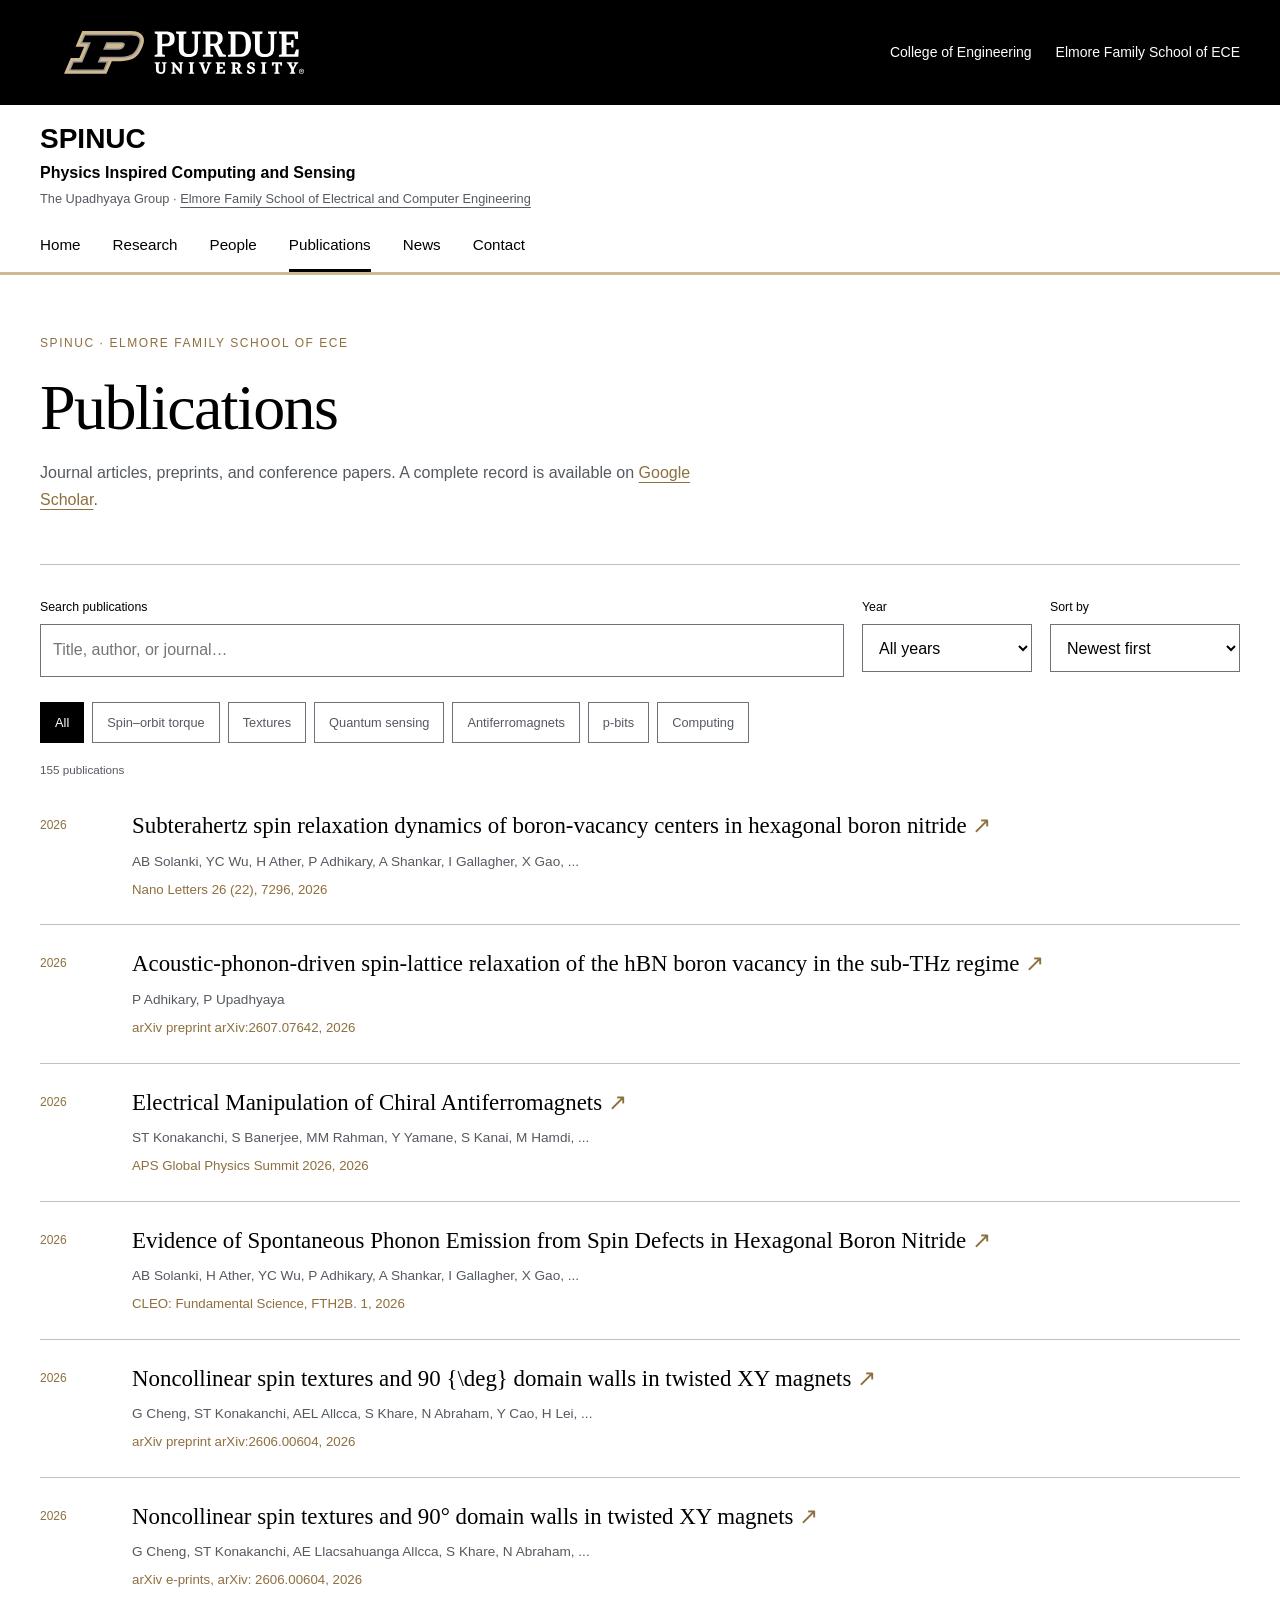
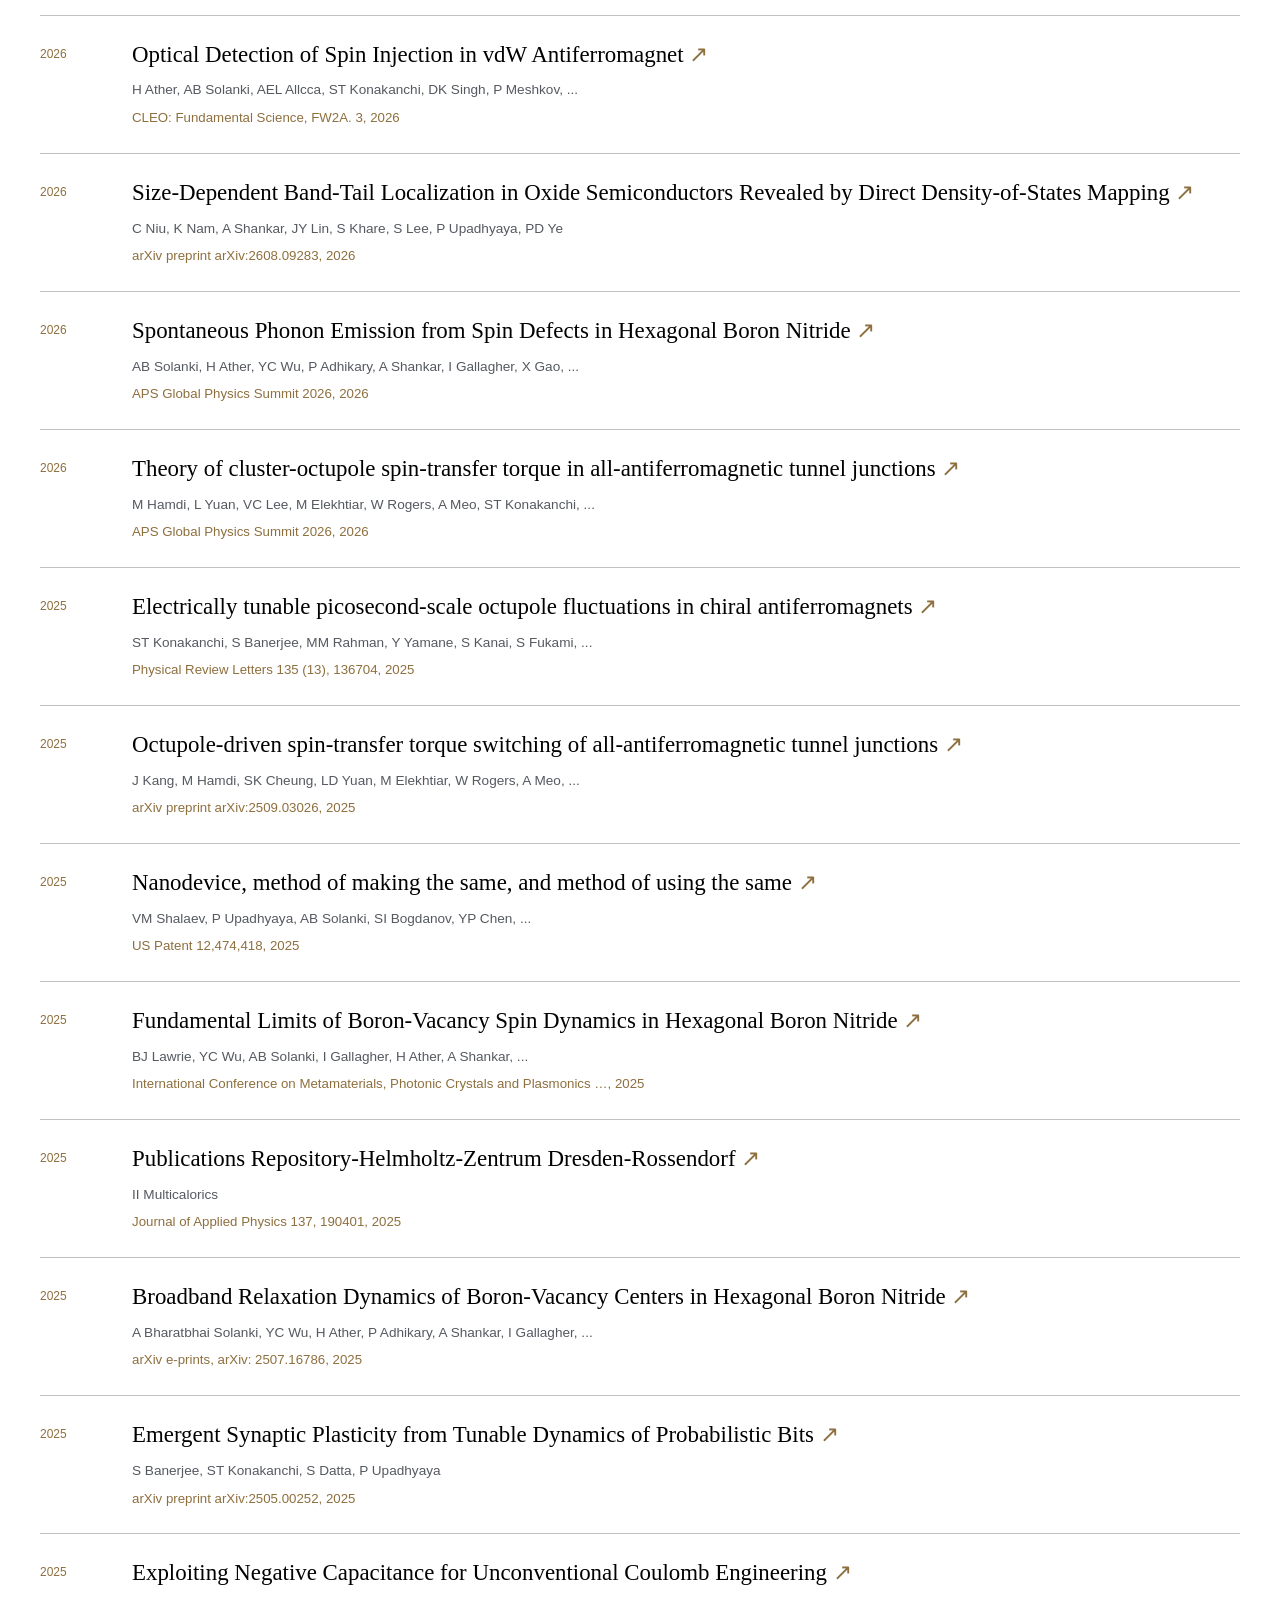
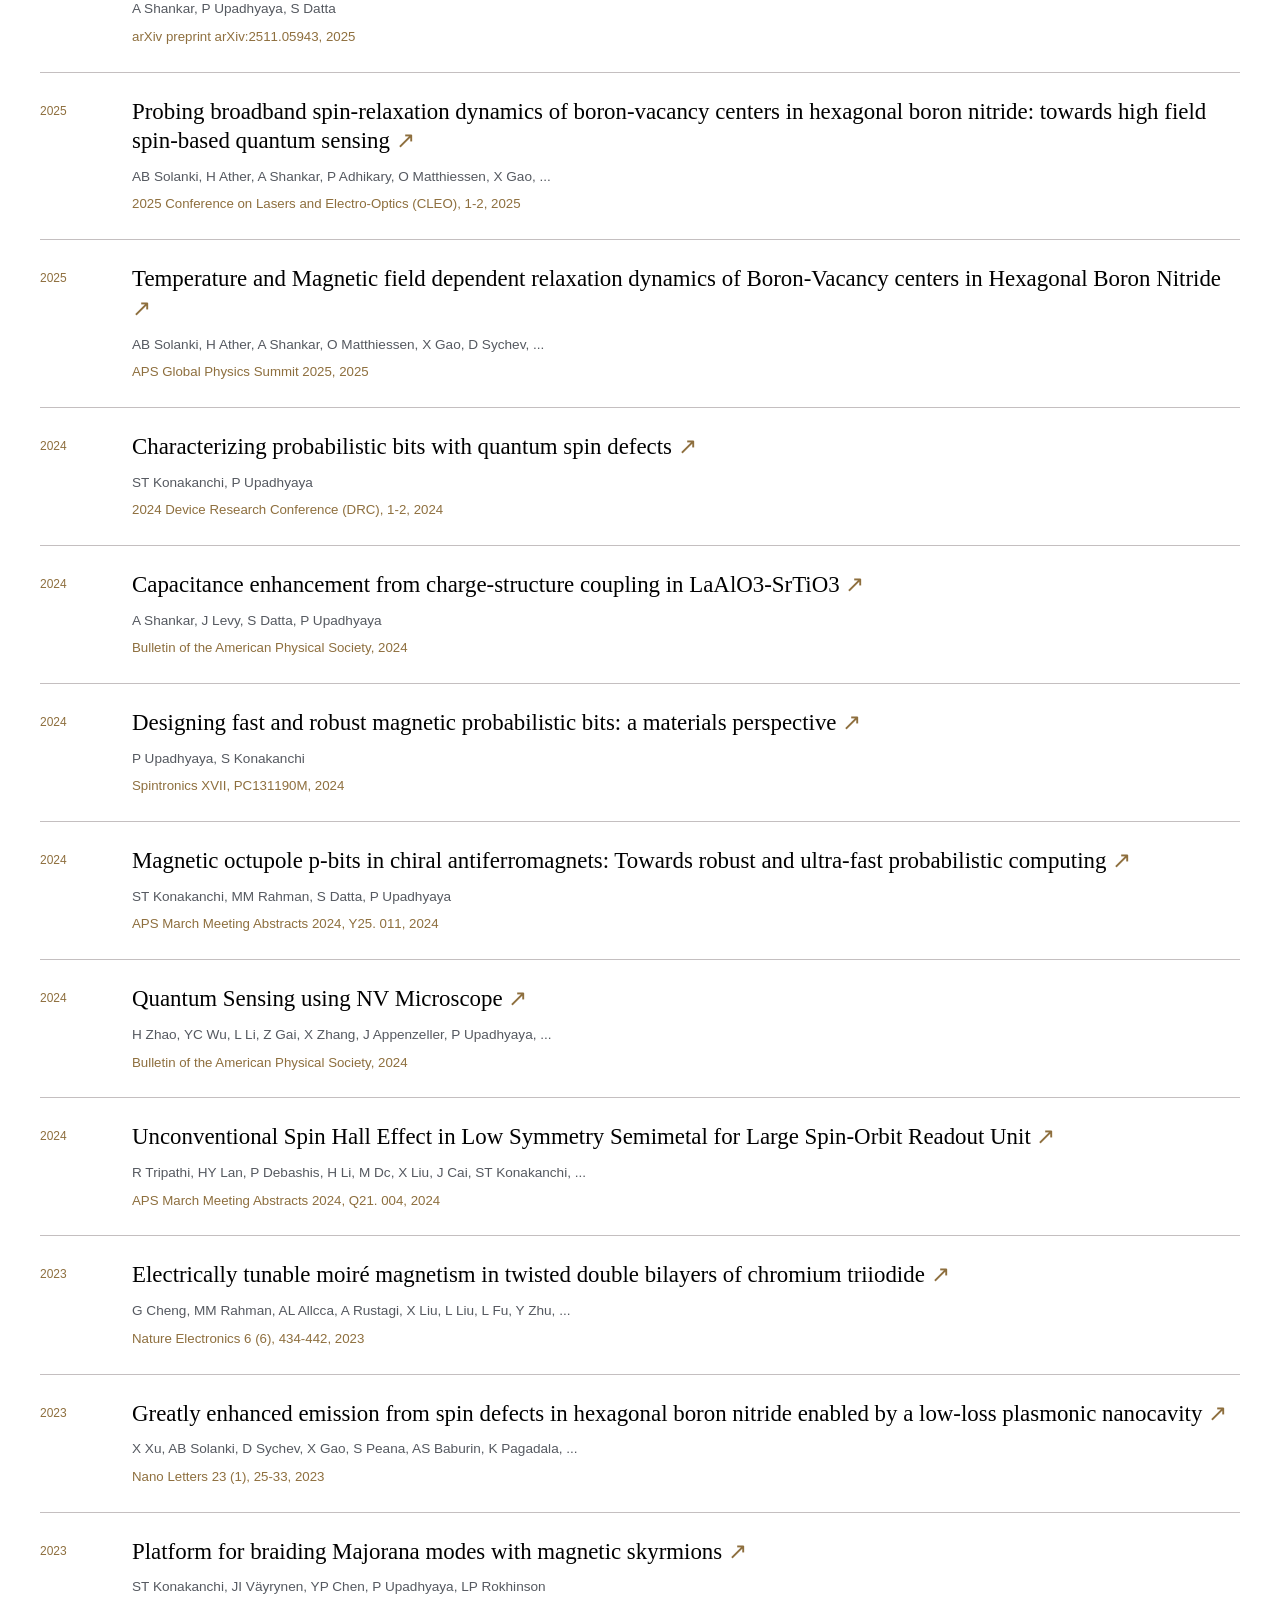
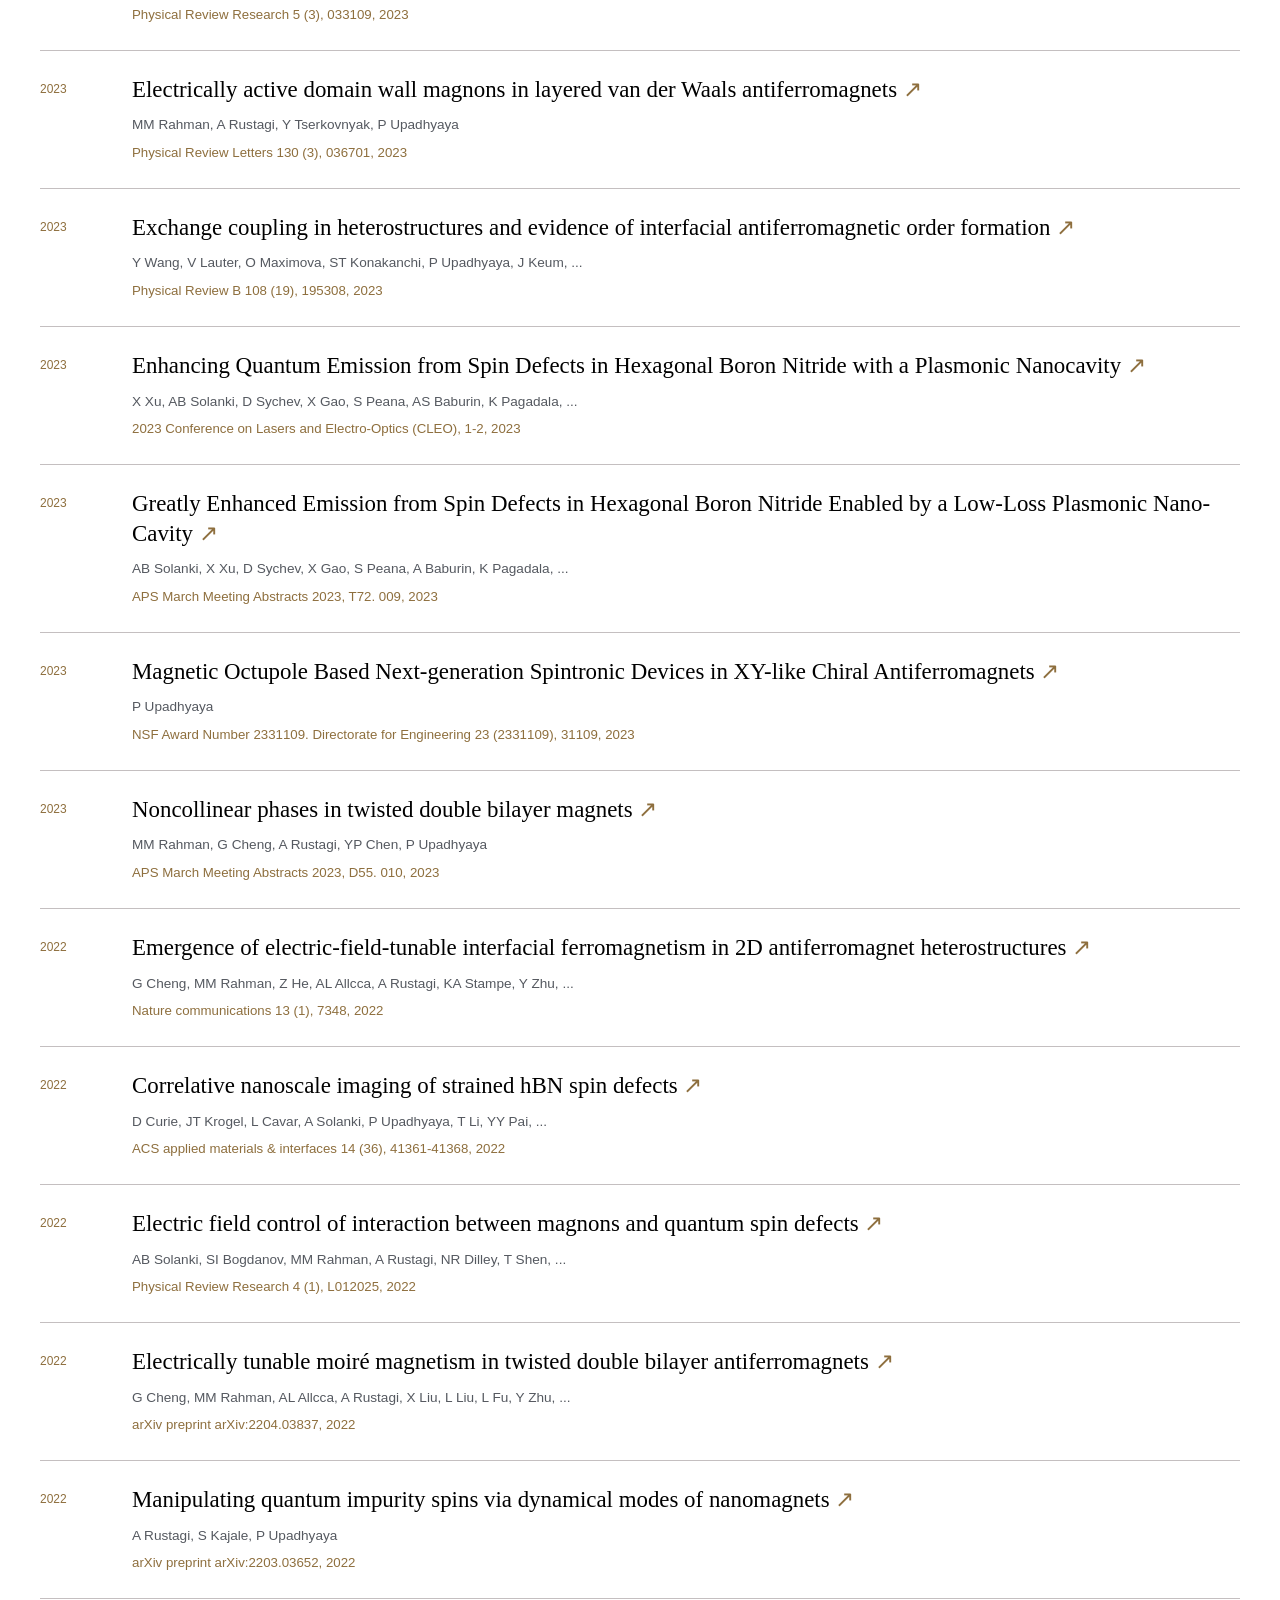
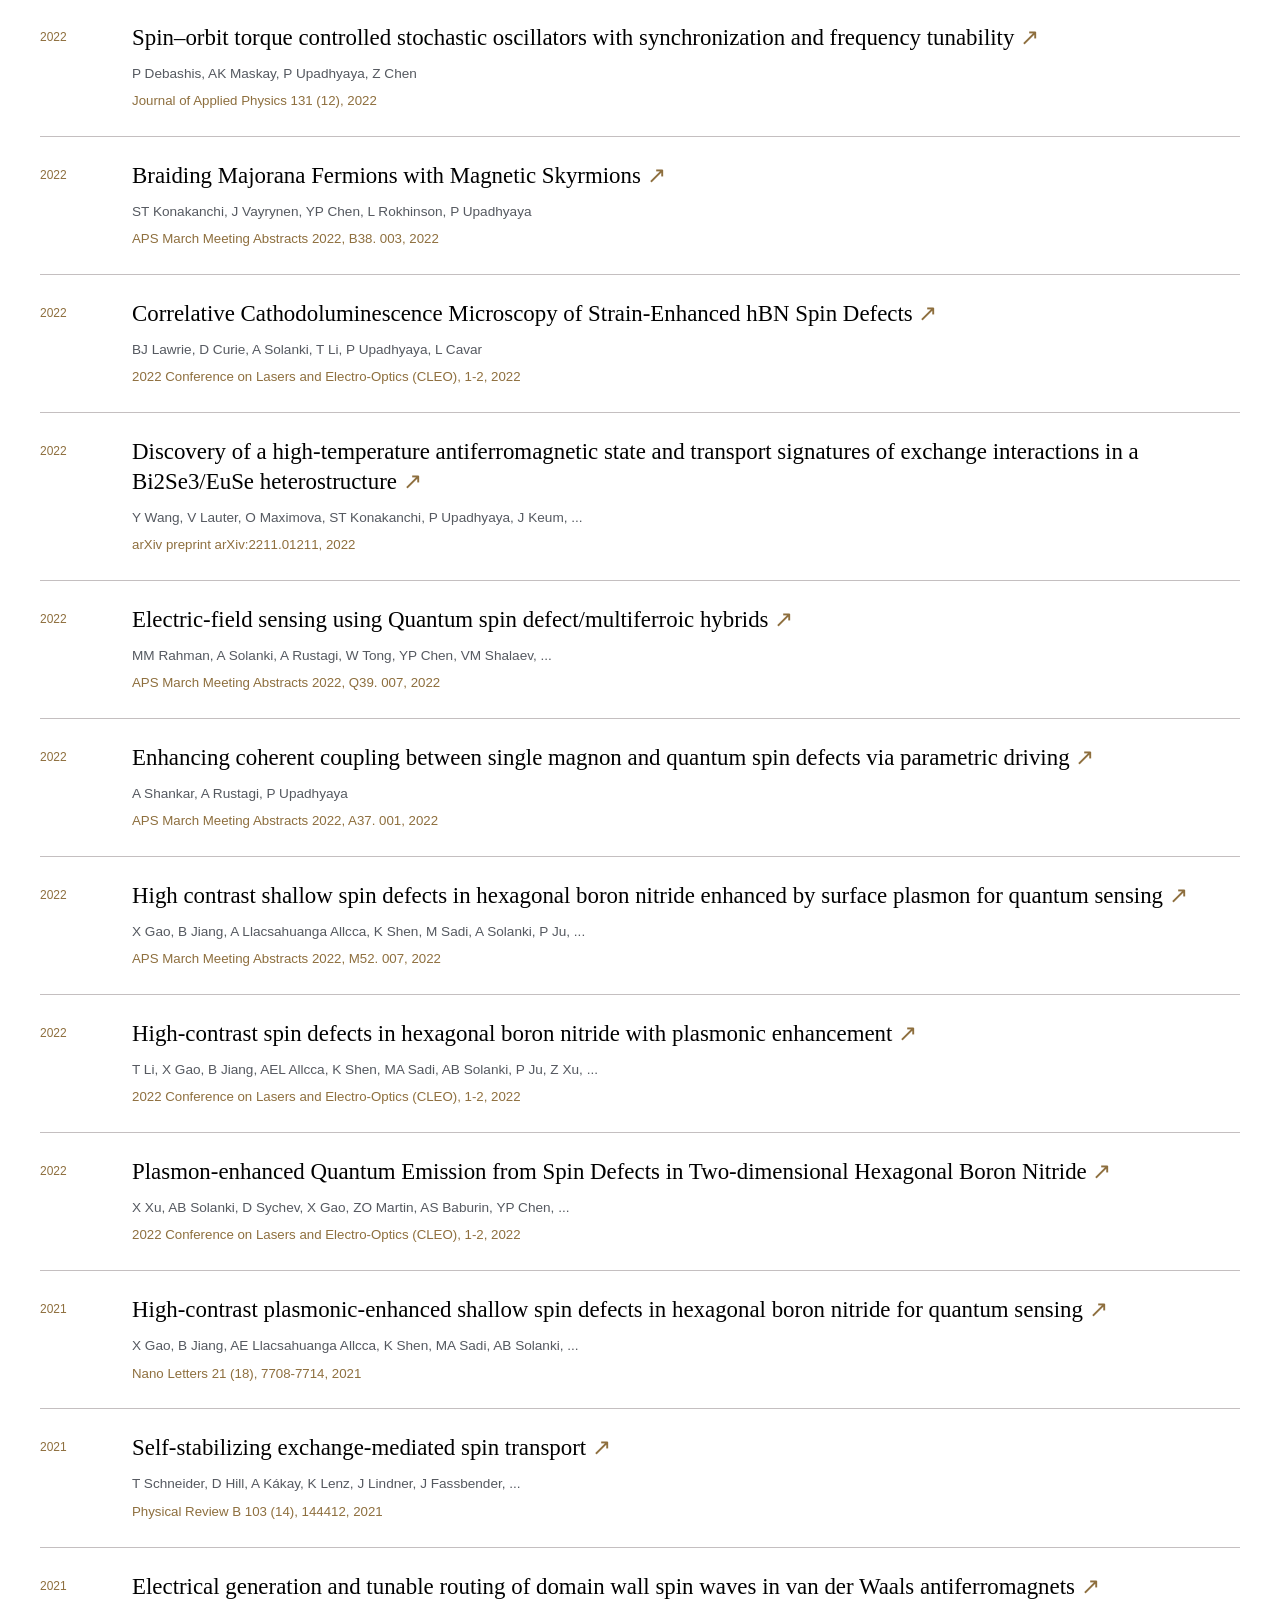
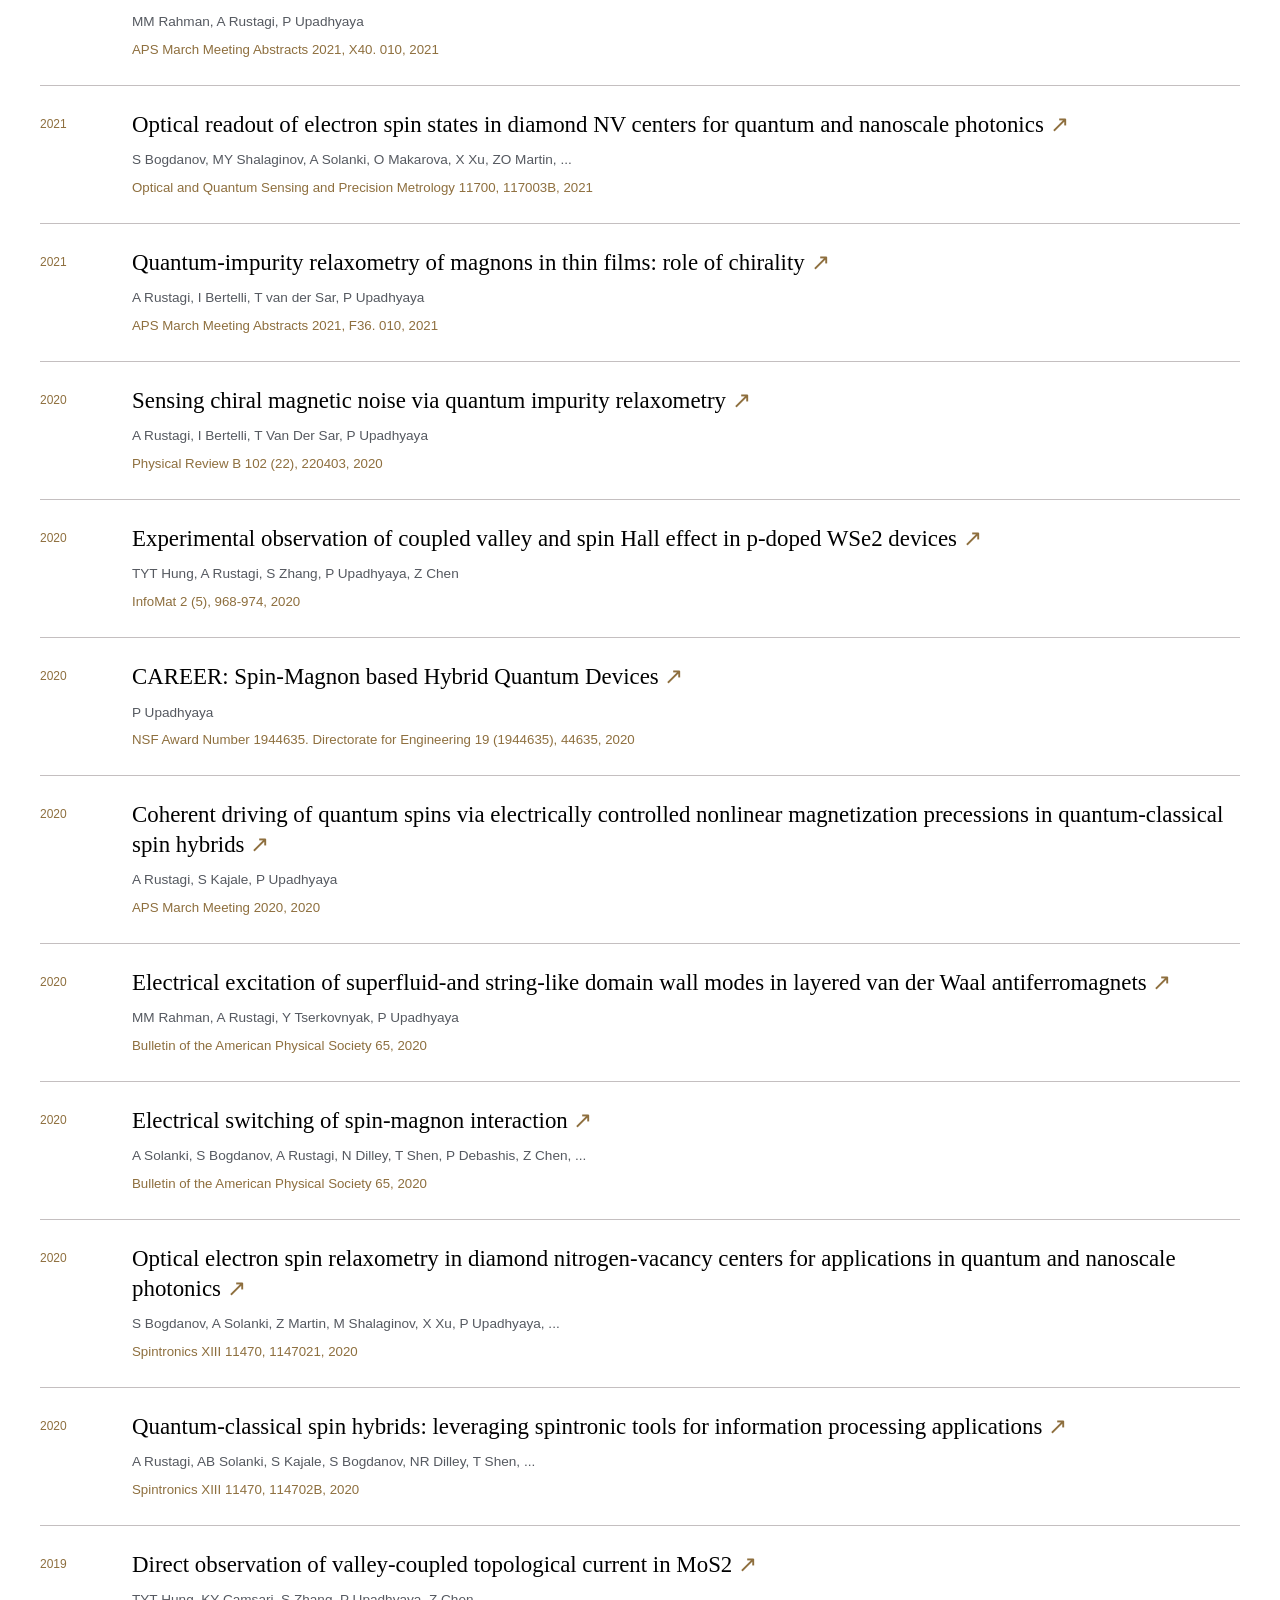
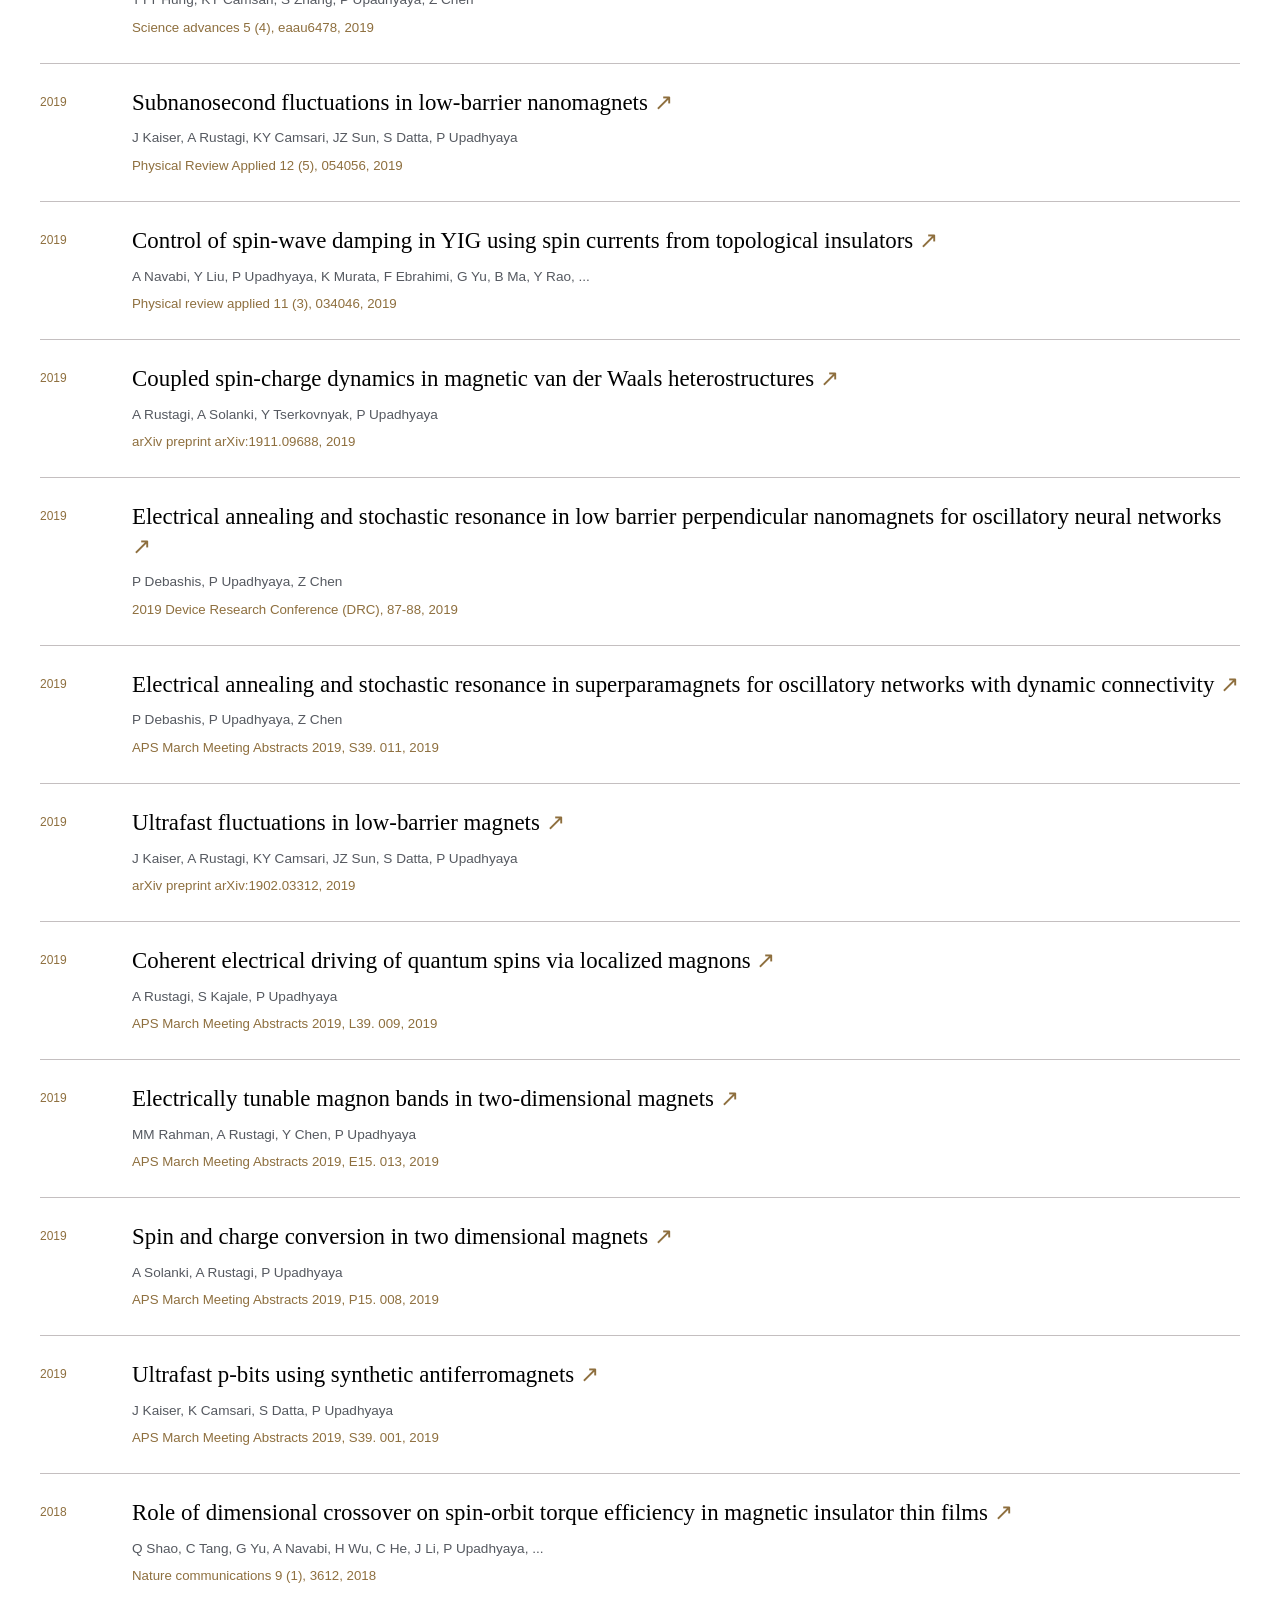
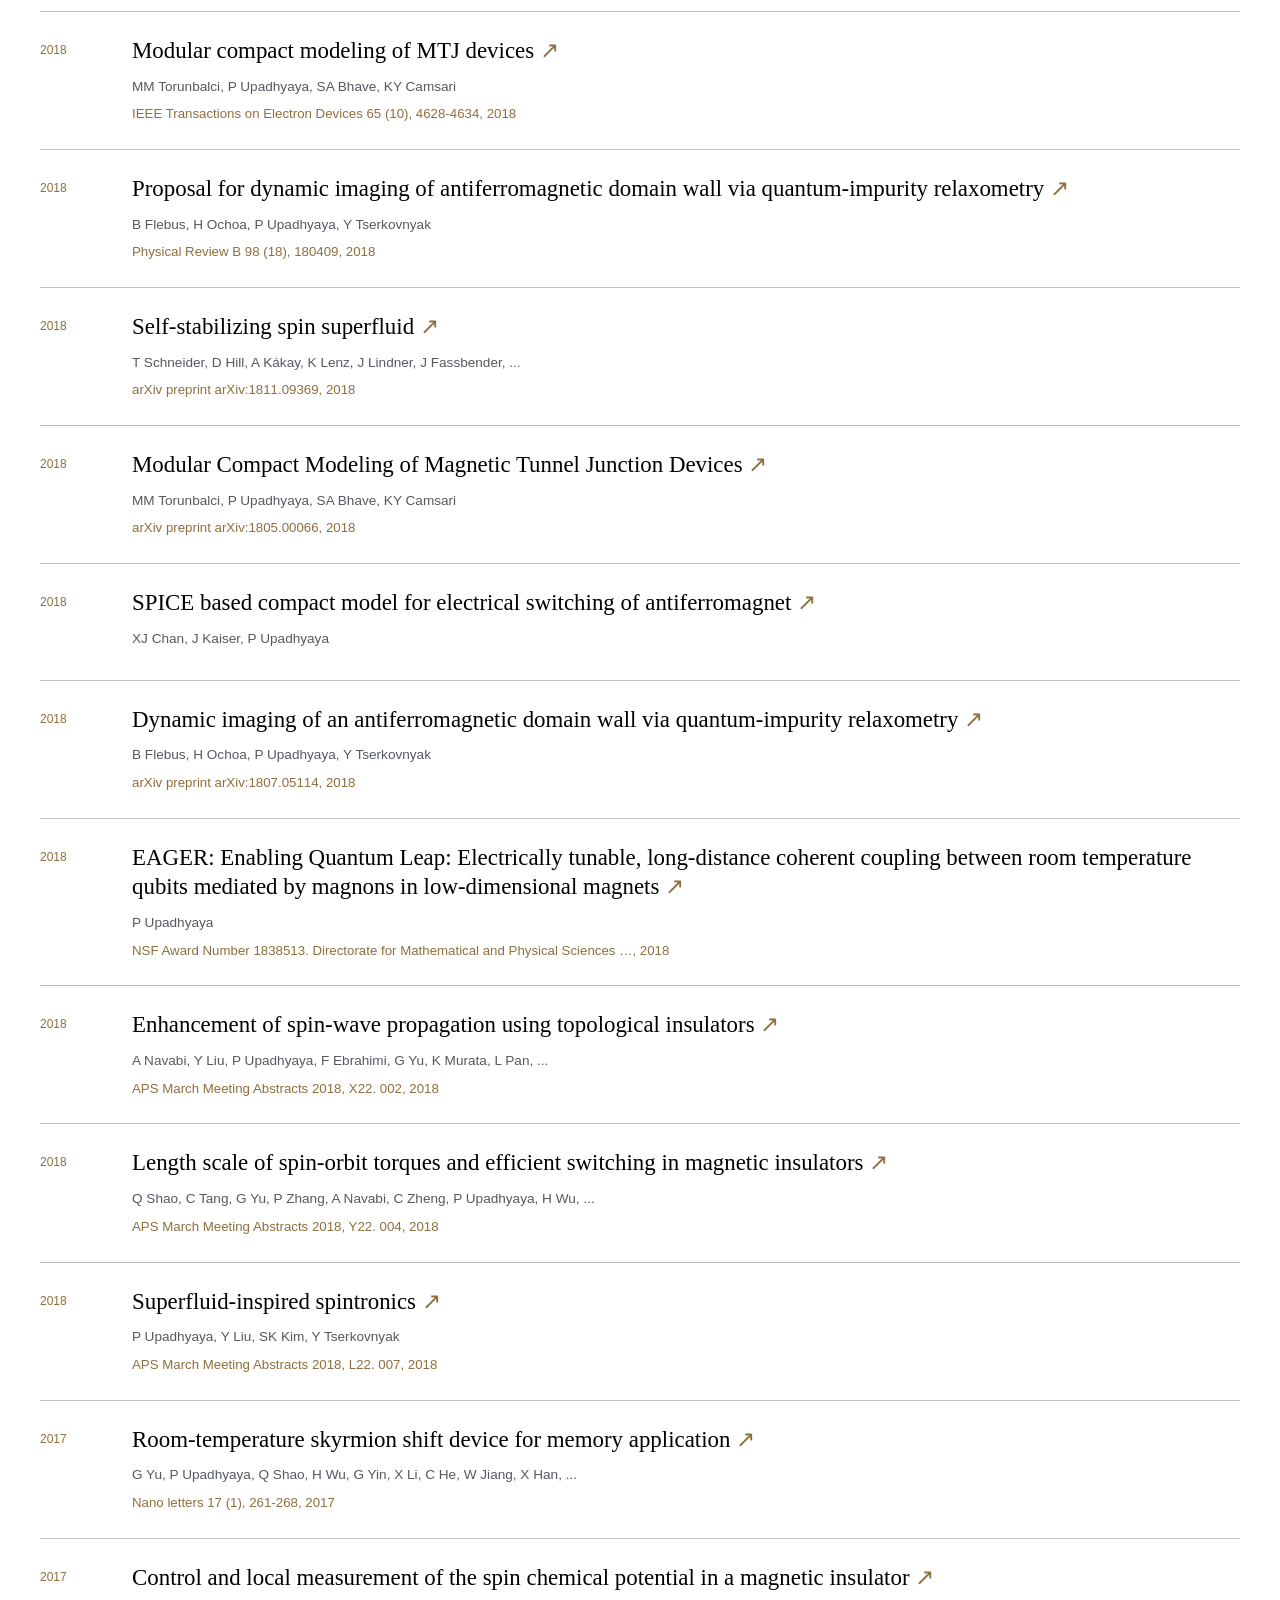
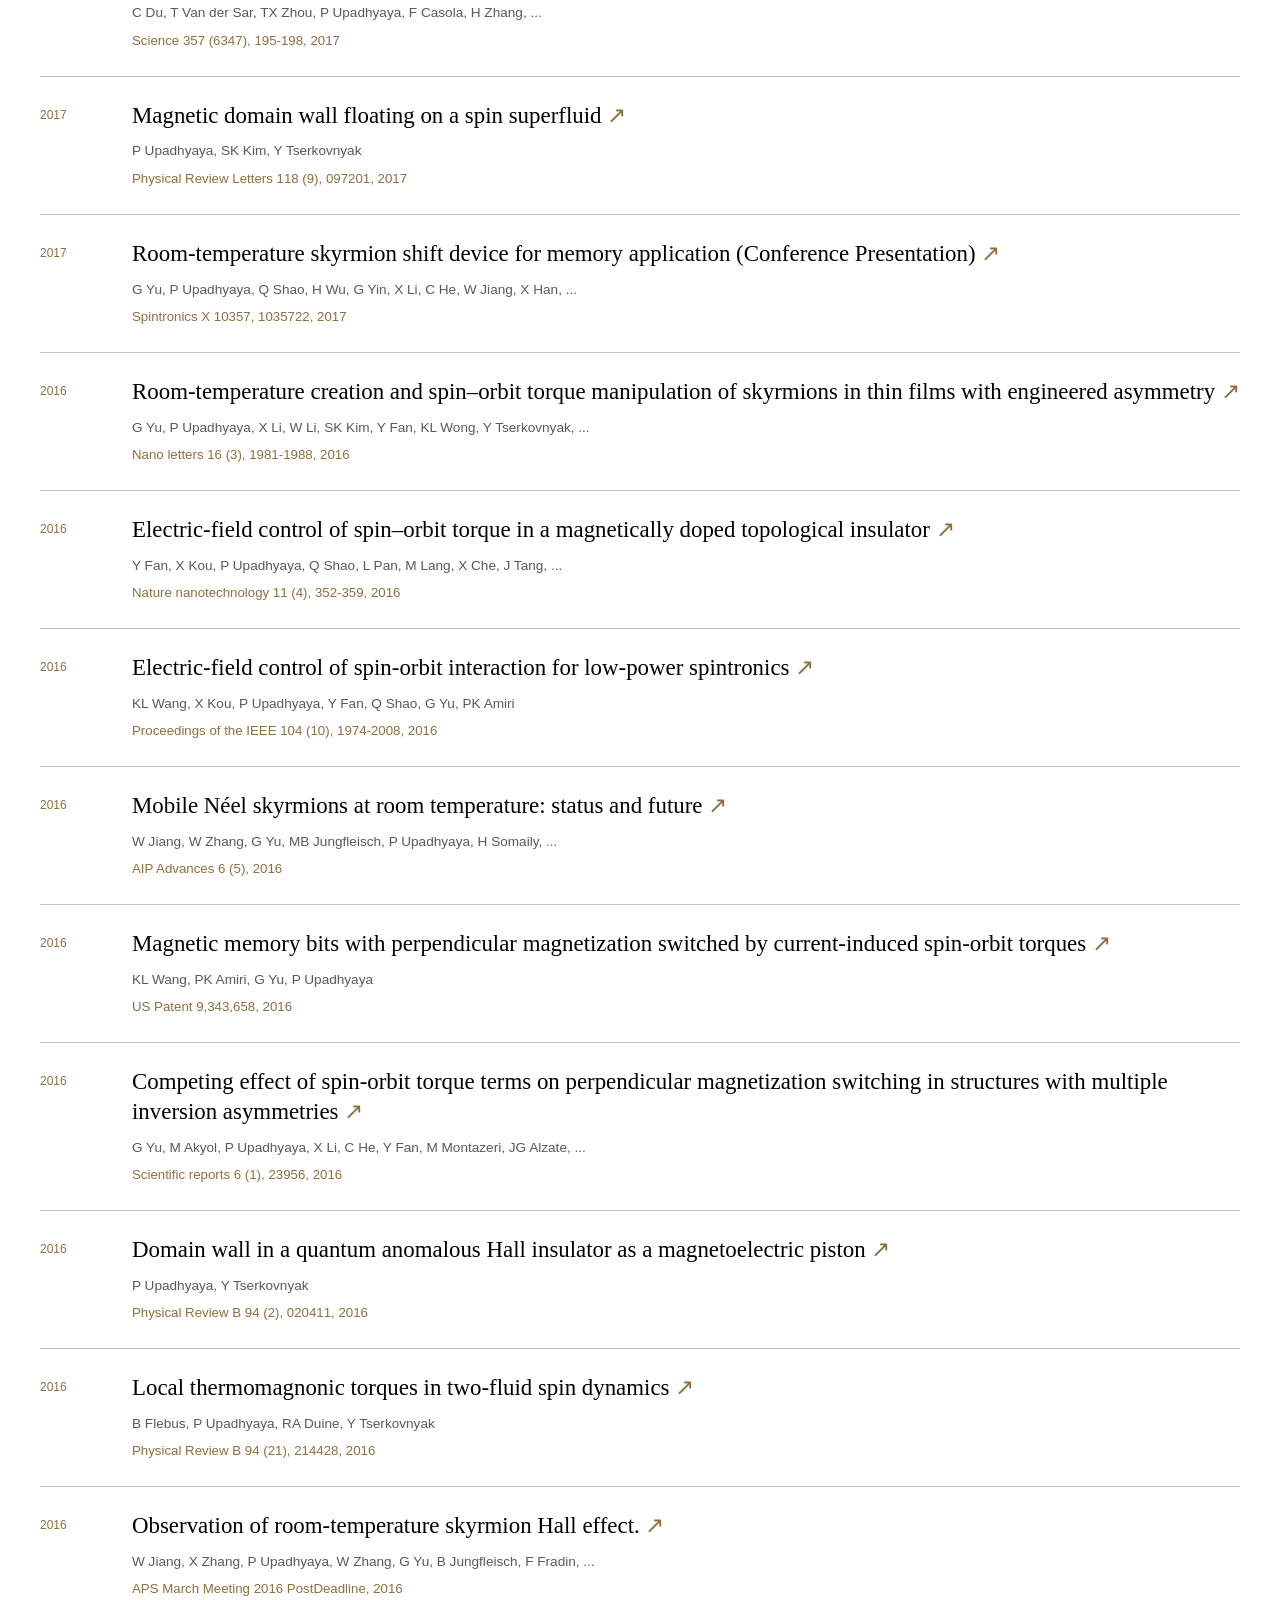
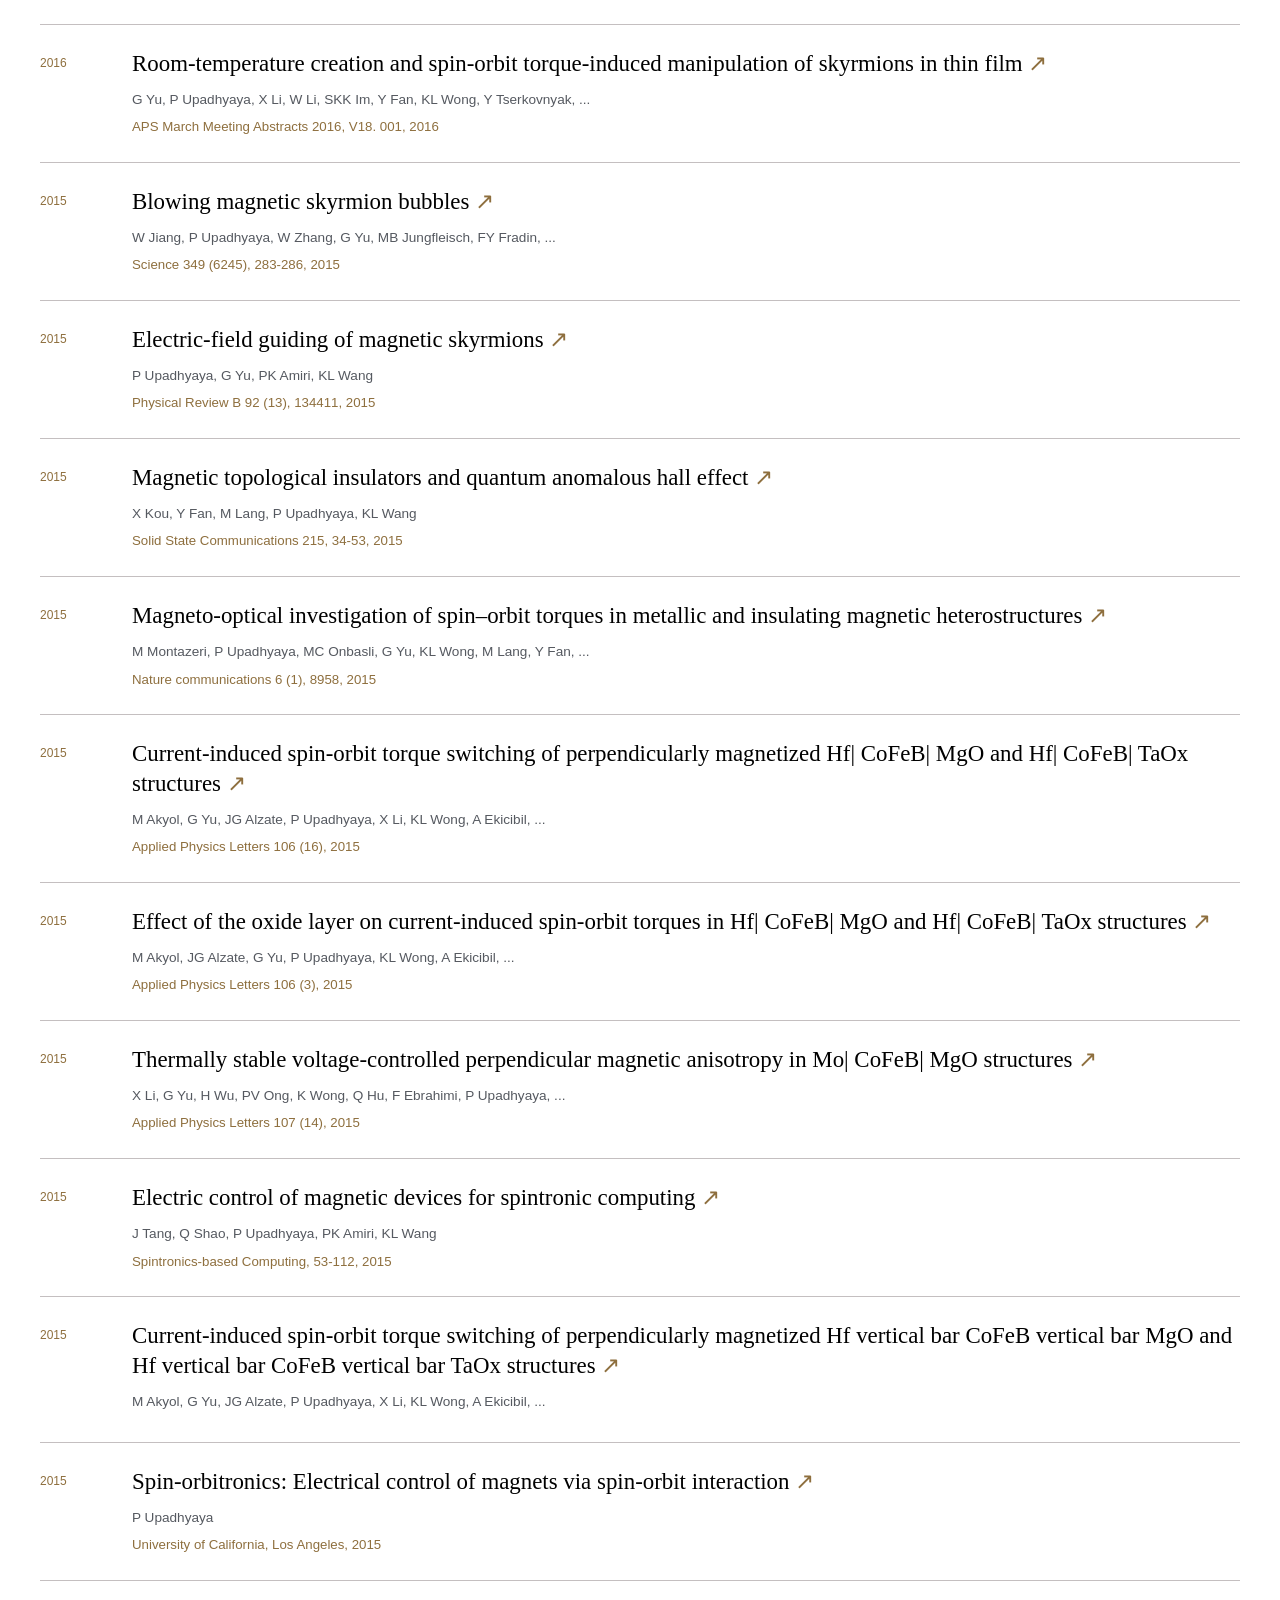
<file: publications.html>
<!DOCTYPE html>
<html lang="en">
<head>
  <meta charset="UTF-8">
  <meta name="viewport" content="width=device-width, initial-scale=1">
  <meta name="robots" content="noindex">
  <title>Publications · SPINUC</title>
  <meta name="description" content="Selected publications from SPINUC, the Upadhyaya Group at Purdue ECE.">
  <link rel="icon" href="assets/img/favicon.ico">
  <link rel="stylesheet" href="assets/css/style.css">
  <script src="assets/js/brand-fonts.js"></script>
</head>
<body>
  <a class="skip" href="#main">Skip to content</a>
  <div class="university-header"><div class="wrap university-header-inner"><a class="purdue-logo" href="https://www.purdue.edu/" aria-label="Purdue University home"><img src="assets/img/purdue-university-reverse.svg" alt="Purdue University" width="240" height="43"></a><nav class="university-links" aria-label="Purdue University"><a href="https://engineering.purdue.edu/Engr">College of Engineering</a><a href="https://engineering.purdue.edu/ECE">Elmore Family School of ECE</a></nav></div></div>
  <header id="site-header" class="site-header"><div class="wrap site-identity"><div><a class="site-title" href="index.html" aria-label="SPINUC home">SPINUC</a><p class="site-full-name">Physics Inspired Computing and Sensing</p><p class="site-affiliation">The Upadhyaya Group · <a href="https://engineering.purdue.edu/ECE">Elmore Family School of Electrical and Computer Engineering</a></p></div><button class="nav-toggle" type="button" aria-label="Open menu" aria-controls="primary-links" aria-expanded="false" hidden>Menu <span aria-hidden="true">☰</span></button></div><nav class="nav wrap" aria-label="Primary"><ul id="primary-links" class="nav-links"><li><a href="index.html">Home</a></li><li><a href="research.html">Research</a></li><li><a href="people.html">People</a></li><li><a href="publications.html" class="active" aria-current="page">Publications</a></li><li><a href="news.html">News</a></li><li><a href="contact.html">Contact</a></li></ul></nav></header>
  <main id="main" tabindex="-1" class="wrap">
    <header class="page-hero">
      <p class="kicker">SPINUC · Elmore Family School of ECE</p>
      <h1>Publications</h1>
      <p>
        Journal articles, preprints, and conference papers.
        A complete record is available on
        <a href="https://scholar.google.com/citations?user=DYFmIkUAAAAJ&hl=en" target="_blank" rel="noopener">Google Scholar</a>.
      </p>
    </header>
    <div class="publication-tools"><div class="search-field"><label for="pub-search">Search publications</label><input id="pub-search" type="search" placeholder="Title, author, or journal…"></div><div><label for="pub-year">Year</label><select id="pub-year"><option value="all">All years</option></select></div><div><label for="pub-sort">Sort by</label><select id="pub-sort"><option value="recent">Newest first</option><option value="oldest">Oldest first</option></select></div></div>
    <div class="filters" role="group" aria-label="Filter publications by topic">
      <button class="filter active" data-filter="all" type="button">All</button>
      <button class="filter" data-filter="sot" type="button">Spin–orbit torque</button>
      <button class="filter" data-filter="textures" type="button">Textures</button>
      <button class="filter" data-filter="quantum-sensing" type="button">Quantum sensing</button>
      <button class="filter" data-filter="afm" type="button">Antiferromagnets</button>
      <button class="filter" data-filter="p-bits" type="button">p-bits</button>
      <button class="filter" data-filter="computing" type="button">Computing</button>
    </div>
    <p id="pub-count" class="result-count" role="status" aria-live="polite"></p><div id="pub-list"></div><noscript><p>To browse this list, enable JavaScript or <a href="https://scholar.google.com/citations?user=DYFmIkUAAAAJ&amp;hl=en">view the publication record on Google Scholar</a>.</p></noscript>
  </main>
  <footer id="site-footer" class="site-footer">
    <div class="wrap footer-grid">
        <div><h2>Discover</h2><ul><li><a href="index.html">SPINUC home</a></li><li><a href="research.html">Our research</a></li><li><a href="publications.html">Publications</a></li></ul></div>
        <div><h2>Explore</h2><ul><li><a href="https://www.purdue.edu/">Purdue University</a></li><li><a href="https://engineering.purdue.edu/Engr">College of Engineering</a></li><li><a href="https://engineering.purdue.edu/ECE">Elmore Family School of ECE</a></li></ul></div>
        <div><h2>People</h2><ul><li><a href="people.html">Meet the group</a></li><li><a href="https://engineering.purdue.edu/ECE/People/ptProfile?resource_id=182798">Pramey Upadhyaya</a></li><li><a href="news.html">Group news</a></li></ul></div>
        <div><h2>Connect</h2><ul><li><a href="contact.html">Contact and location</a></li><li><a href="mailto:prameyup@purdue.edu">prameyup@purdue.edu</a></li><li><a href="https://scholar.google.com/citations?user=DYFmIkUAAAAJ&amp;hl=en">Google Scholar</a></li></ul></div>
    </div>
    <div class="wrap footer-identity"><a class="purdue-logo" href="https://www.purdue.edu/" aria-label="Purdue University home"><img src="assets/img/purdue-university-reverse.svg" alt="Purdue University" width="240" height="43"></a><div><p><strong>Physics Inspired Computing and Sensing (SPINUC)</strong><br>The Upadhyaya Group · Purdue University</p><p>Wang Hall 3065 · 501 Northwestern Avenue · West Lafayette, IN 47907</p></div></div>
    <div class="footer-policy"><div class="wrap"><p>© <span data-copyright-year>2026</span> Purdue University. <a href="https://www.purdue.edu/purdue/ea_eou_statement.php">An equal access/equal opportunity university.</a></p><nav aria-label="University policies"><a href="https://www.purdue.edu/home/privacy-notice/">Privacy notice</a><a href="https://www.purdue.edu/vpec/ocr/accessibility-resources/">Accessibility resources</a><a href="mailto:prameyup@purdue.edu">Website feedback</a></nav><p class="external-notice">Some links open external websites. For help accessing linked research or other content, <a href="mailto:prameyup@purdue.edu">contact the SPINUC group</a>.</p></div></div>
</footer>
  <script src="assets/js/publications.js"></script>
  <script src="assets/js/site.js"></script>
</body>
</html>
</file>
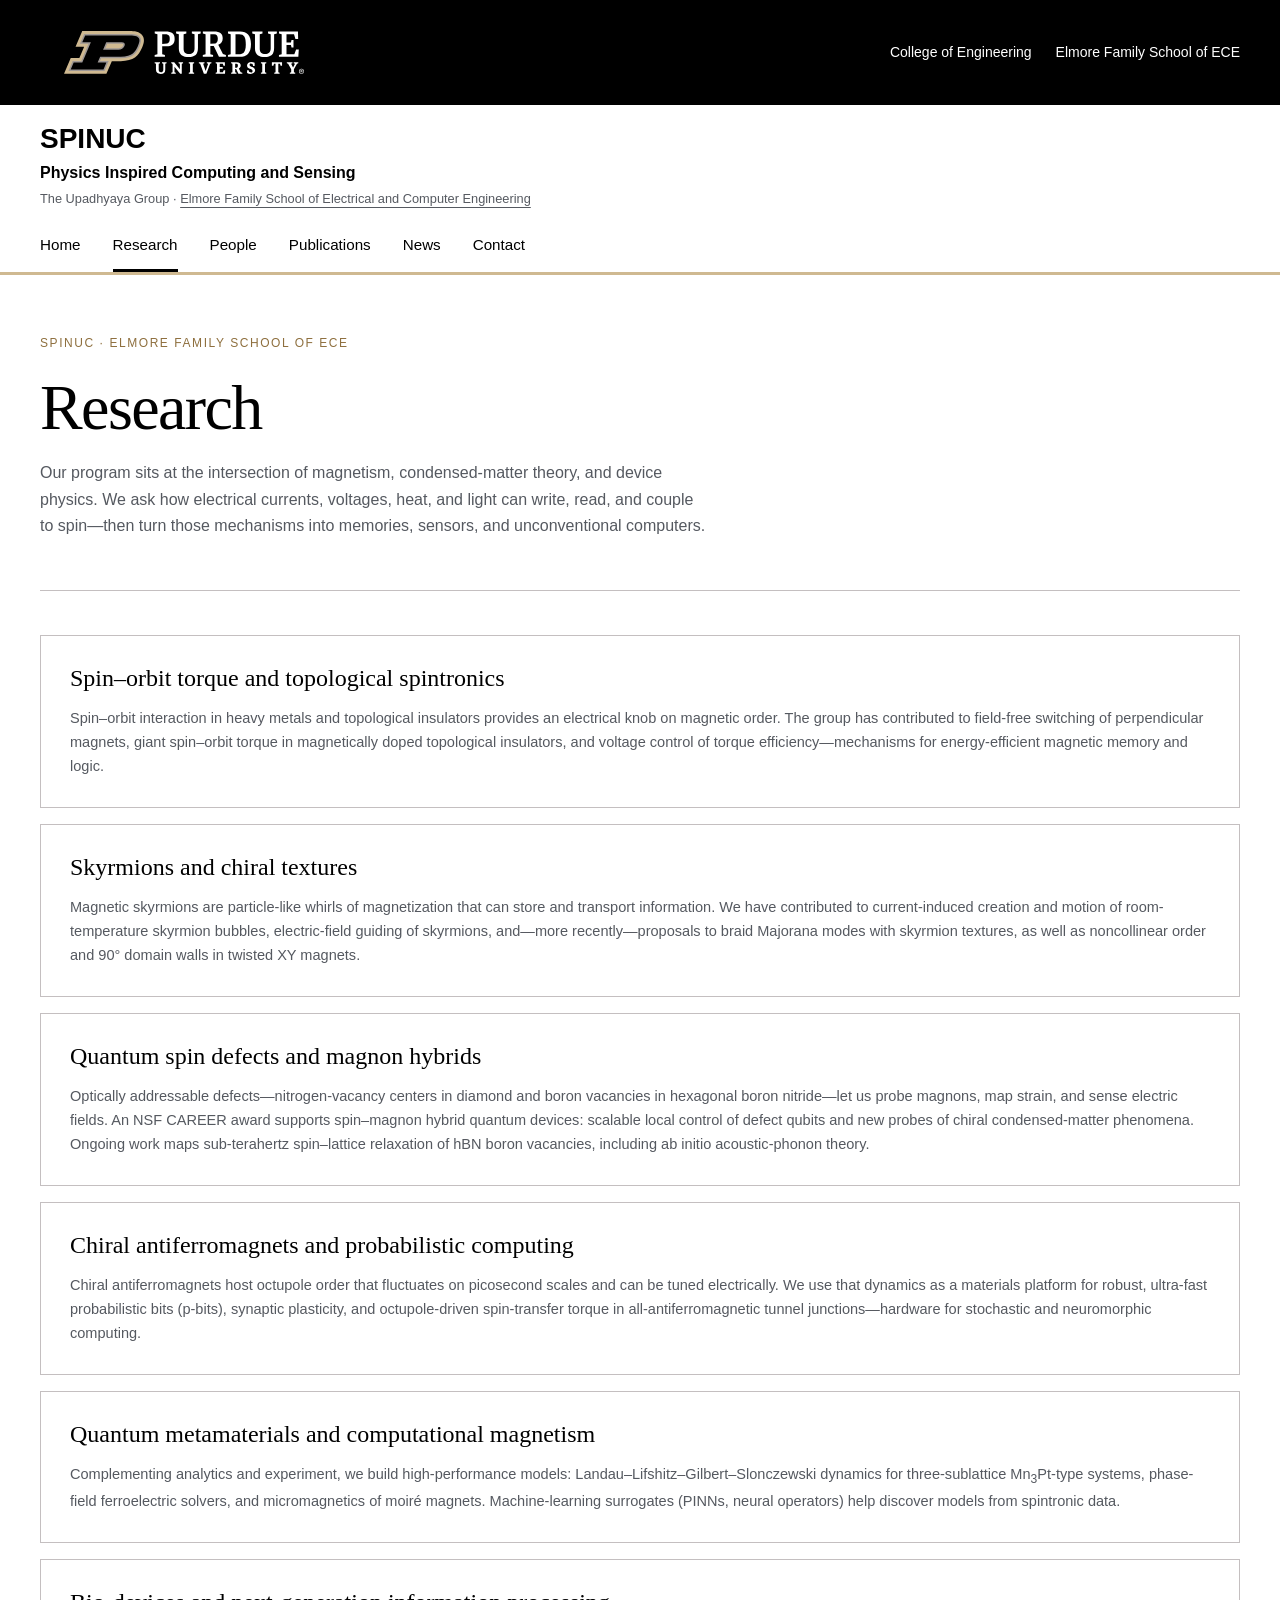
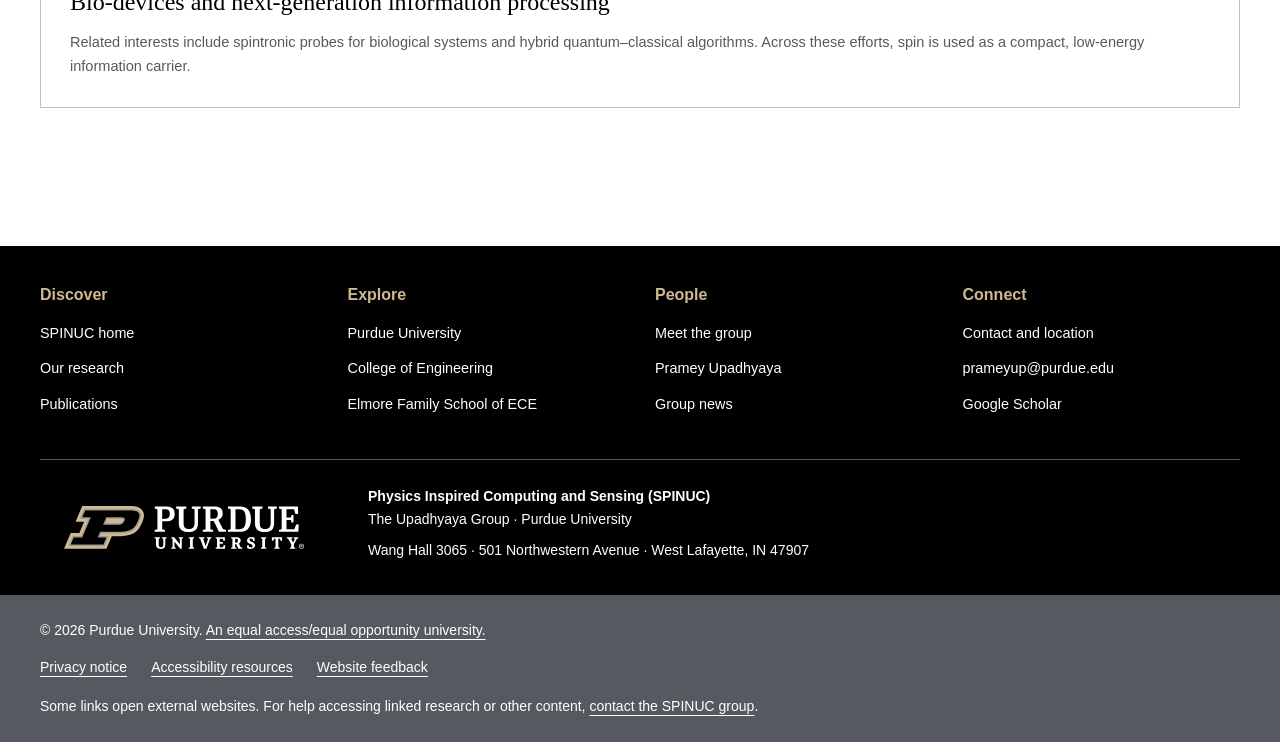
<file: research.html>
<!DOCTYPE html>
<html lang="en">
<head>
  <meta charset="UTF-8">
  <meta name="viewport" content="width=device-width, initial-scale=1">
  <meta name="robots" content="noindex">
  <title>Research · SPINUC</title>
  <meta name="description" content="Research in classical and quantum spintronics at SPINUC, the Upadhyaya Group at Purdue ECE.">
  <link rel="icon" href="assets/img/favicon.ico">
  <link rel="stylesheet" href="assets/css/style.css">
  <script src="assets/js/brand-fonts.js"></script>
</head>
<body>
  <a class="skip" href="#main">Skip to content</a>
  <div class="university-header"><div class="wrap university-header-inner"><a class="purdue-logo" href="https://www.purdue.edu/" aria-label="Purdue University home"><img src="assets/img/purdue-university-reverse.svg" alt="Purdue University" width="240" height="43"></a><nav class="university-links" aria-label="Purdue University"><a href="https://engineering.purdue.edu/Engr">College of Engineering</a><a href="https://engineering.purdue.edu/ECE">Elmore Family School of ECE</a></nav></div></div>
  <header id="site-header" class="site-header"><div class="wrap site-identity"><div><a class="site-title" href="index.html" aria-label="SPINUC home">SPINUC</a><p class="site-full-name">Physics Inspired Computing and Sensing</p><p class="site-affiliation">The Upadhyaya Group · <a href="https://engineering.purdue.edu/ECE">Elmore Family School of Electrical and Computer Engineering</a></p></div><button class="nav-toggle" type="button" aria-label="Open menu" aria-controls="primary-links" aria-expanded="false" hidden>Menu <span aria-hidden="true">☰</span></button></div><nav class="nav wrap" aria-label="Primary"><ul id="primary-links" class="nav-links"><li><a href="index.html">Home</a></li><li><a href="research.html" class="active" aria-current="page">Research</a></li><li><a href="people.html">People</a></li><li><a href="publications.html">Publications</a></li><li><a href="news.html">News</a></li><li><a href="contact.html">Contact</a></li></ul></nav></header>
  <main id="main" tabindex="-1" class="wrap">
    <header class="page-hero">
      <p class="kicker">SPINUC · Elmore Family School of ECE</p>
      <h1>Research</h1>
      <p>
        Our program sits at the intersection of magnetism, condensed-matter theory, and device physics.
        We ask how electrical currents, voltages, heat, and light can write, read, and couple to spin—then
        turn those mechanisms into memories, sensors, and unconventional computers.
      </p>
    </header>

    <section>
      <article class="card" style="margin-bottom:16px">
        <h3>Spin–orbit torque and topological spintronics</h3>
        <p>
          Spin–orbit interaction in heavy metals and topological insulators provides an electrical knob on magnetic order.
          The group has contributed to field-free switching of perpendicular magnets, giant spin–orbit torque in magnetically doped topological insulators,
          and voltage control of torque efficiency—mechanisms for energy-efficient magnetic memory and logic.
        </p>
      </article>
      <article class="card" style="margin-bottom:16px">
        <h3>Skyrmions and chiral textures</h3>
        <p>
          Magnetic skyrmions are particle-like whirls of magnetization that can store and transport information.
          We have contributed to current-induced creation and motion of room-temperature skyrmion bubbles, electric-field guiding of skyrmions,
          and—more recently—proposals to braid Majorana modes with skyrmion textures, as well as noncollinear order and 90° domain walls in twisted XY magnets.
        </p>
      </article>
      <article class="card" style="margin-bottom:16px">
        <h3>Quantum spin defects and magnon hybrids</h3>
        <p>
          Optically addressable defects—nitrogen-vacancy centers in diamond and boron vacancies in hexagonal boron nitride—let us
          probe magnons, map strain, and sense electric fields. An NSF CAREER award supports spin–magnon hybrid quantum devices:
          scalable local control of defect qubits and new probes of chiral condensed-matter phenomena. Ongoing work maps sub-terahertz
          spin–lattice relaxation of hBN boron vacancies, including ab initio acoustic-phonon theory.
        </p>
      </article>
      <article class="card" style="margin-bottom:16px">
        <h3>Chiral antiferromagnets and probabilistic computing</h3>
        <p>
          Chiral antiferromagnets host octupole order that fluctuates on picosecond scales and can be tuned electrically.
          We use that dynamics as a materials platform for robust, ultra-fast probabilistic bits (p-bits), synaptic plasticity,
          and octupole-driven spin-transfer torque in all-antiferromagnetic tunnel junctions—hardware for stochastic and neuromorphic computing.
        </p>
      </article>
      <article class="card" style="margin-bottom:16px">
        <h3>Quantum metamaterials and computational magnetism</h3>
        <p>
          Complementing analytics and experiment, we build high-performance models: Landau–Lifshitz–Gilbert–Slonczewski dynamics
          for three-sublattice Mn<sub>3</sub>Pt-type systems, phase-field ferroelectric solvers, and micromagnetics of moiré magnets.
          Machine-learning surrogates (PINNs, neural operators) help discover models from spintronic data.
        </p>
      </article>
      <article class="card">
        <h3>Bio-devices and next-generation information processing</h3>
        <p>
          Related interests include spintronic probes for biological systems and hybrid quantum–classical algorithms.
          Across these efforts, spin is used as a compact, low-energy information carrier.
        </p>
      </article>
    </section>
  </main>
  <footer id="site-footer" class="site-footer">
    <div class="wrap footer-grid">
        <div><h2>Discover</h2><ul><li><a href="index.html">SPINUC home</a></li><li><a href="research.html">Our research</a></li><li><a href="publications.html">Publications</a></li></ul></div>
        <div><h2>Explore</h2><ul><li><a href="https://www.purdue.edu/">Purdue University</a></li><li><a href="https://engineering.purdue.edu/Engr">College of Engineering</a></li><li><a href="https://engineering.purdue.edu/ECE">Elmore Family School of ECE</a></li></ul></div>
        <div><h2>People</h2><ul><li><a href="people.html">Meet the group</a></li><li><a href="https://engineering.purdue.edu/ECE/People/ptProfile?resource_id=182798">Pramey Upadhyaya</a></li><li><a href="news.html">Group news</a></li></ul></div>
        <div><h2>Connect</h2><ul><li><a href="contact.html">Contact and location</a></li><li><a href="mailto:prameyup@purdue.edu">prameyup@purdue.edu</a></li><li><a href="https://scholar.google.com/citations?user=DYFmIkUAAAAJ&amp;hl=en">Google Scholar</a></li></ul></div>
    </div>
    <div class="wrap footer-identity"><a class="purdue-logo" href="https://www.purdue.edu/" aria-label="Purdue University home"><img src="assets/img/purdue-university-reverse.svg" alt="Purdue University" width="240" height="43"></a><div><p><strong>Physics Inspired Computing and Sensing (SPINUC)</strong><br>The Upadhyaya Group · Purdue University</p><p>Wang Hall 3065 · 501 Northwestern Avenue · West Lafayette, IN 47907</p></div></div>
    <div class="footer-policy"><div class="wrap"><p>© <span data-copyright-year>2026</span> Purdue University. <a href="https://www.purdue.edu/purdue/ea_eou_statement.php">An equal access/equal opportunity university.</a></p><nav aria-label="University policies"><a href="https://www.purdue.edu/home/privacy-notice/">Privacy notice</a><a href="https://www.purdue.edu/vpec/ocr/accessibility-resources/">Accessibility resources</a><a href="mailto:prameyup@purdue.edu">Website feedback</a></nav><p class="external-notice">Some links open external websites. For help accessing linked research or other content, <a href="mailto:prameyup@purdue.edu">contact the SPINUC group</a>.</p></div></div>
</footer>
  <script src="assets/js/site.js"></script>
</body>
</html>
</file>
<file: assets/css/style.css>
:root {
    --gold: #cfb991;
    --gold-dark: #8e6f3e;
    --ink: #000000;
    --muted: #555960;
    --paper: #ffffff;
    --line: #c4bfc0;
    --font: 'acumin-pro', 'Franklin Gothic', 'Franklin Gothic Medium', Arial, sans-serif;
    --serif: 'source-serif-pro', Georgia, serif;
    --mono: var(--font);
    --max: 1200px;
}
*, *::before, *::after { box-sizing: border-box; }
html { scroll-behavior: smooth; scroll-padding-top: 195px; }
body { margin: 0; background: var(--paper); color: var(--ink); font-family: var(--font); line-height: 1.65; }
img { display: block; max-width: 100%; }
a { color: var(--gold-dark); text-decoration: none; text-underline-offset: 4px; }
a:hover { text-decoration: underline; }
p a, .links a, .clean a { text-decoration: underline; }
button, input, select { font: inherit; }
button { cursor: pointer; }
:focus-visible { outline: 3px solid #8e6f3e; outline-offset: 5px; }
.skip { position: fixed; top: 10px; left: 10px; padding: 10px 18px; background: var(--gold); color: #000000; z-index: 100; transform: translateY(-180%); }
.skip:focus { transform: none; }
.wrap { width: min(var(--max), calc(100% - 80px)); margin-inline: auto; }
.university-header { background: #000000; color: #ffffff; }
.university-header-inner { display: flex; justify-content: space-between; align-items: center; gap: 48px; min-height: 105px; }
/* 24px of clear space exceeds the capital U height at this logo size. */
.purdue-logo { display: inline-block; padding: 24px; flex: 0 0 auto; }
.purdue-logo img { width: 240px; height: auto; }
.university-links { display: flex; flex-wrap: wrap; justify-content: flex-end; gap: 10px 24px; font-size: .875rem; }
.university-links a { color: #ffffff; }
.site-header { position: sticky; top: 0; z-index: 50; background: #ffffff; color: #000000; border-bottom: 3px solid var(--gold); }
.site-identity { display: flex; justify-content: space-between; align-items: center; gap: 20px; padding-block: 18px 14px; }
.site-title { font-size: 1.75rem; color: #000000; font-weight: 700; line-height: 1.15; }
.site-full-name { margin: 6px 0 4px; font-size: 1rem; line-height: 1.4; font-weight: 600; }
.site-affiliation { margin: 0; font-size: .8rem; line-height: 1.5; color: var(--muted); }
.site-affiliation a { color: inherit; text-decoration: underline; }
.nav { margin-inline: auto; }
.nav-links { list-style: none; margin: 0; padding: 0; display: flex; gap: 32px; }
.nav-links a { display: block; color: #000000; font-size: .95rem; padding: 10px 0 12px; border-bottom: 3px solid transparent; }
.nav-links a.active, .nav-links a:hover { border-bottom-color: #000000; text-decoration: none; }
.nav-toggle { display: none; align-items: center; gap: 10px; background: #ffffff; color: #000000; padding: 10px; min-height: 44px; border: 2px solid #000000; }
.hero-shell { background: #000000; color: #ffffff; }
.hero { display: grid; grid-template-columns: 1.12fr 1fr; align-items: center; gap: 20px; padding-top: 46px; padding-bottom: 34px; }
.kicker { font: .75rem/1.7 var(--mono); letter-spacing: .13em; color: var(--gold-dark); text-transform: uppercase; margin: 0 0 19px; }
.hero .kicker { color: var(--gold); display: flex; align-items: center; gap: 12px; }
.kicker-line { width: 28px; height: 1px; background: var(--gold); }
h1, h2, h3 { font-family: var(--serif); font-weight: 400; line-height: 1.12; }
.hero h1 { font-size: clamp(3rem, 5vw, 4.5rem); letter-spacing: -.025em; margin: 0 0 27px; }
.hero h1 em { color: var(--gold); font-weight: 400; }
.hero-subtitle { font-size: 1rem; margin-bottom: 8px; color: #ffffff; }
.lede { max-width: 46ch; color: #c4bfc0; font-size: 1rem; line-height: 1.8; margin: 0; }
.hero-actions { display: flex; flex-wrap: wrap; gap: 16px; margin-top: 30px; }
.btn { display: inline-flex; gap: 24px; align-items: center; justify-content: space-between; padding: 13px 20px; font-size: .85rem; font-weight: 500; border: 1px solid transparent; transition: background .15s; }
.btn:hover { text-decoration: none; }
.btn-gold { background: var(--gold); color: #000000; }
.btn-gold:hover { background: #ebd99f; color: #000000; }
.btn-ghost { border-color: #c4bfc0; color: #fff; }
.btn-ghost:hover { background: #555960; color: #fff; }
.spin-figure { margin: 0; position: relative; }
.spin-figure img { width: 100%; height: auto; }
.spin-figure figcaption { display: flex; justify-content: space-between; gap: 12px; font: .75rem/1.5 var(--mono); color: #c4bfc0; padding: 0 20px; }
.spin-figure figcaption span:first-child { color: var(--gold); }
.hero-foot { display: flex; justify-content: space-between; gap: 20px; border-top: 1px solid #555960; padding: 20px 0; color: #c4bfc0; font-size: .75rem; }
.hero-foot a { color: var(--gold); }
section { padding: 78px 0; }
section + section { border-top: 1px solid var(--line); }
.section-head { display: flex; align-items: flex-end; justify-content: space-between; gap: 32px; margin-bottom: 35px; }
.section-head h2 { font-size: clamp(2.2rem, 3.7vw, 3.2rem); margin: 0; letter-spacing: -.02em; }
.section-head p:not(.kicker) { max-width: 64ch; color: var(--muted); font-size: .94rem; margin-bottom: 0; }
.section-head > a { flex-shrink: 0; font-size: .85rem; border-bottom: 1px solid var(--gold-dark); padding-bottom: 6px; }
.cards { display: grid; grid-template-columns: repeat(3, 1fr); gap: 0; border-top: 1px solid var(--line); border-left: 1px solid var(--line); }
.card { padding: 29px; background: #ffffff; border: 1px solid var(--line); }
.cards .card { border-top: 0; border-left: 0; }
.icon-spin { display: grid; place-items: center; width: 44px; height: 44px; border: 1px solid #8e6f3e; font: .8rem var(--mono); color: var(--gold-dark); margin-bottom: 23px; border-radius: 0; }
.card h3 { font-size: 1.5rem; margin: 0 0 14px; }
.card p { font-size: .91rem; color: var(--muted); margin: 0; }
.people-grid { display: grid; grid-template-columns: repeat(3, 1fr); gap: 22px; }
#main:not(.wrap) .people-grid { grid-template-columns: repeat(4, 1fr); }
.person { padding: 24px; background: #ffffff; border: 1px solid var(--line); display: flex; flex-direction: column; }
.avatar { width: 96px; height: 112px; margin-bottom: 20px; overflow: hidden; background: #c4bfc0; display: grid; place-items: center; font: 2rem var(--serif); }
.avatar img { width: 100%; height: 100%; object-fit: cover; object-position: center 20%; }
.person h3 { font-size: 1.45rem; margin: 0 0 9px; }
.role { color: var(--gold-dark); font: .75rem/1.6 var(--mono); text-transform: uppercase; letter-spacing: .04em; margin-bottom: 10px; }
.person p { color: var(--muted); font-size: .9rem; flex: 1; margin-bottom: 0; }
.links { display: flex; flex-wrap: wrap; gap: 8px 15px; font-size: .8rem; margin-top: 20px; }
.pi-banner { display: grid; grid-template-columns: 190px 1fr; gap: 38px; background: #ffffff; border: 1px solid var(--line); padding: 35px; margin: 25px 0 50px; align-items: start; }
.pi-banner .avatar { width: 190px; height: 230px; margin: 0; }
.pi-banner h2 { font-size: 2.3rem; }
.pi-banner p { font-size: .95rem; }
.meta { color: var(--muted); }
.page-hero { padding: 58px 0 35px; border-bottom: 1px solid var(--line); margin-bottom: 32px; }
.page-hero h1 { font-size: clamp(3rem, 5vw, 4.7rem); margin: 0 0 16px; letter-spacing: -.025em; }
.page-hero p:not(.kicker) { color: var(--muted); max-width: 75ch; }
.page-hero + section { padding-top: 12px; }
.group-label { font: .7rem var(--mono); color: var(--gold-dark); text-transform: uppercase; letter-spacing: .12em; margin: 40px 0 22px; }
.alumni { display: grid; gap: 15px; }
.alumni-item { padding: 25px; border: 1px solid var(--line); display: grid; grid-template-columns: 1fr auto; gap: 20px; background: #ffffff; }
.alumni-item h3 { font-size: 1.5rem; margin: 0 0 10px; }
.alumni-item p { color: var(--muted); font-size: .94rem; }
.when { font: .75rem var(--mono); color: var(--gold-dark); }
.publication-tools { display: grid; grid-template-columns: 1fr 170px 190px; gap: 18px; margin-bottom: 25px; }
.publication-tools label { display: block; font-size: .77rem; font-weight: 500; margin-bottom: 7px; }
.publication-tools input, .publication-tools select { width: 100%; padding: 12px; min-height: 48px; border: 1px solid #6f727b; background: #ffffff; color: var(--ink); border-radius: 0; }
.filters { display: flex; flex-wrap: wrap; gap: 8px; margin-bottom: 20px; }
.filter { padding: 9px 14px; border: 1px solid #6f727b; background: transparent; color: #555960; font-size: .8rem; }
.filter.active { background: #000000; color: #fff; border-color: #000000; }
.filter:hover { border-color: var(--gold-dark); }
.result-count { color: var(--muted); font: .73rem var(--mono); }
.pub { display: grid; grid-template-columns: 72px 1fr; gap: 20px; border-bottom: 1px solid var(--line); padding: 24px 0; }
.year { font: .75rem/1.5 var(--mono); color: var(--gold-dark); padding-top: 5px; }
.pub h3 { font-size: 1.43rem; margin: 0 0 10px; line-height: 1.3; }
.pub h3 a { color: var(--ink); }
.pub-arrow { color: var(--gold-dark); white-space: nowrap; }
.authors { color: var(--muted); font-size: .85rem; }
.venue { color: var(--gold-dark); font-size: .83rem; margin-top: 5px; }
.empty-state { padding: 35px; background: #ffffff; }
.empty-state h3 { margin-top: 0; }
.timeline { display: grid; }
.news-item { display: grid; grid-template-columns: 120px 1fr; gap: 28px; padding: 26px 0; border-bottom: 1px solid var(--line); }
.news-item time { font: .73rem var(--mono); color: var(--gold-dark); padding-top: 7px; }
.news-item h3 { font-size: 1.6rem; margin: 0 0 10px; }
.news-item p { margin: 0; font-size: .95rem; color: var(--muted); }
.news-section { background: #ffffff; }
.contact-banner { margin-block: 60px; padding: 35px 40px; display: flex; align-items: center; justify-content: space-between; gap: 25px; background: #000000; color: #ffffff; }
.contact-banner .kicker { color: var(--gold); }
.contact-banner h2 { font-size: 2.6rem; margin: 0 0 12px; }
.contact-banner p:not(.kicker) { color: #c4bfc0; margin: 0; }
.contact-grid, .split { display: grid; grid-template-columns: 1fr 1fr; gap: 25px; }
.info-block { background: #ffffff; border: 1px solid var(--line); padding: 30px; }
.info-block h3 { font-size: 1.8rem; margin: 0 0 20px; }
.info-block p, .clean { color: var(--muted); font-size: .94rem; }
.clean { padding-left: 20px; }
.clean li { margin-bottom: 15px; }
.site-footer { background: #000000; color: #ffffff; margin-top: 60px; padding-top: 40px; font-size: .9rem; }
.footer-grid { display: grid; grid-template-columns: repeat(4, 1fr); gap: 30px; padding-bottom: 30px; }
.footer-grid h2 { font-family: var(--font); font-weight: 700; font-size: 1rem; color: var(--gold); margin: 0 0 18px; }
.footer-grid ul { list-style: none; padding: 0; margin: 0; }
.footer-grid li { margin-block: 12px; }
.site-footer a { color: #ffffff; }
.footer-identity { display: flex; align-items: center; gap: 40px; border-top: 1px solid #555960; padding-block: 22px; }
.footer-identity p { margin: 0 0 8px; font-size: .875rem; }
.footer-policy { background: #555960; padding-block: 24px; }
.footer-policy p { margin: 0 0 14px; font-size: .875rem; }
.footer-policy nav { display: flex; flex-wrap: wrap; gap: 14px 24px; font-size: .875rem; }
.footer-policy a { text-decoration: underline; }
.footer-policy .external-notice { margin: 16px 0 0; }
@media (max-width: 1100px) {
    .nav-links { gap: 17px; }
    .hero h1 { font-size: 3.8rem; }
    #main:not(.wrap) .people-grid { grid-template-columns: repeat(2, 1fr); }
}
@media (max-width: 900px) {
    .wrap, .nav { width: calc(100% - 44px); }

    .nav-links { width: 100%; flex-wrap: wrap; gap: 8px 24px; }
    .js .nav-toggle:not([hidden]) { display: flex; }
    .js .nav-links { display: none; }
    .js .nav-links.open { display: flex; flex-direction: column; align-items: stretch; gap: 0; padding-bottom: 14px; }
    .nav-links a { padding: 12px 0; }
    .hero { grid-template-columns: 1fr 1fr; padding-top: 40px; gap: 0; }
    .hero h1 { font-size: 3rem; }
    .hero-subtitle { font-size: .92rem; }
    .lede { font-size: .94rem; }
    .spin-figure figcaption { flex-direction: column; }
    .hero-foot { font-size: .8rem; }
    .cards, .people-grid { grid-template-columns: repeat(2, 1fr); }
    .publication-tools { grid-template-columns: 1fr 1fr; }
    .search-field { grid-column: 1 / -1; }
    .pi-banner { grid-template-columns: 140px 1fr; gap: 25px; padding: 25px; }
    .pi-banner .avatar { width: 140px; height: 170px; }
}
@media (max-width: 600px) {
    .hero { grid-template-columns: 1fr; padding-top: 45px; padding-bottom: 25px; }
    .hero h1 { font-size: clamp(2.5rem, 10vw, 3.5rem); }
    .hero .kicker { font-size: .75rem; }
    .hero-actions { gap: 10px; }
    .btn { padding: 12px 15px; gap: 15px; }
    .spin-figure { max-width: 360px; width: 100%; margin: 15px auto 0; }
    .spin-figure figcaption { flex-direction: column; padding-inline: 0; }
    .hero-foot { flex-wrap: wrap; gap: 8px 20px; padding: 18px 0; font-size: .8rem; }
    .hero-foot > a { width: 100%; margin-top: 4px; }
    section { padding: 48px 0; }
    .section-head { flex-direction: column; align-items: flex-start; gap: 20px; }
    .section-head h2 { font-size: 2.35rem; }
    .cards, .people-grid, #main:not(.wrap) .people-grid, .contact-grid, .split, .footer-grid, .pi-banner { grid-template-columns: 1fr; }
    .pi-banner .avatar { width: 150px; height: 180px; }
    .card, .person, .info-block { padding: 23px; }
    .alumni-item { grid-template-columns: 1fr; }
    .pub { grid-template-columns: 1fr; gap: 8px; }
    .pub h3 { font-size: 1.35rem; }
    .news-item { grid-template-columns: 1fr; gap: 12px; }
    .contact-banner { flex-direction: column; align-items: flex-start; padding: 28px; margin-block: 40px; }
    .contact-banner h2 { font-size: 2.2rem; }
    .publication-tools { gap: 12px; grid-template-columns: 1fr 1fr; }
    .publication-tools > div { min-width: 0; }
    .filter { font-size: .75rem; padding: 9px 12px; }
    .page-hero { padding-top: 40px; }
    .footer-grid { gap: 22px; }
}
@media (prefers-reduced-motion: reduce) {
    html { scroll-behavior: auto; }
    *, *::before, *::after { transition: none !important; animation: none !important; }
}

@media (max-width: 900px) {
    .university-header-inner { gap: 16px; }
    .university-links { flex-direction: column; gap: 8px; }
    .university-header .purdue-logo { padding-left: 0; }
    .university-header .purdue-logo img { width: 210px; }
    .site-identity > div { min-width: 0; }
    .nav-toggle { flex-shrink: 0; }
    .footer-grid { grid-template-columns: repeat(2, 1fr); }
    .footer-identity { flex-direction: column; align-items: flex-start; gap: 15px; }
    .footer-identity .purdue-logo { margin-left: -24px; }
}
@media (max-width: 600px) {
    html { scroll-padding-top: 185px; }
    .university-header-inner { flex-direction: column; align-items: flex-start; gap: 0; padding-bottom: 16px; }
    .university-header .purdue-logo { padding-block: 22px; }
    .university-links { font-size: .8rem; }
    .site-identity { align-items: flex-start; padding-block: 15px; }
    .site-title { font-size: 1.5rem; }
    .site-full-name { font-size: .875rem; }
    .site-affiliation { font-size: .75rem; }
    .site-affiliation a { display: inline; }
    .nav-toggle { font-size: .875rem; }
    .footer-grid { grid-template-columns: 1fr; }
    .spin-figure figcaption { font-size: .75rem; }
}
</file>
